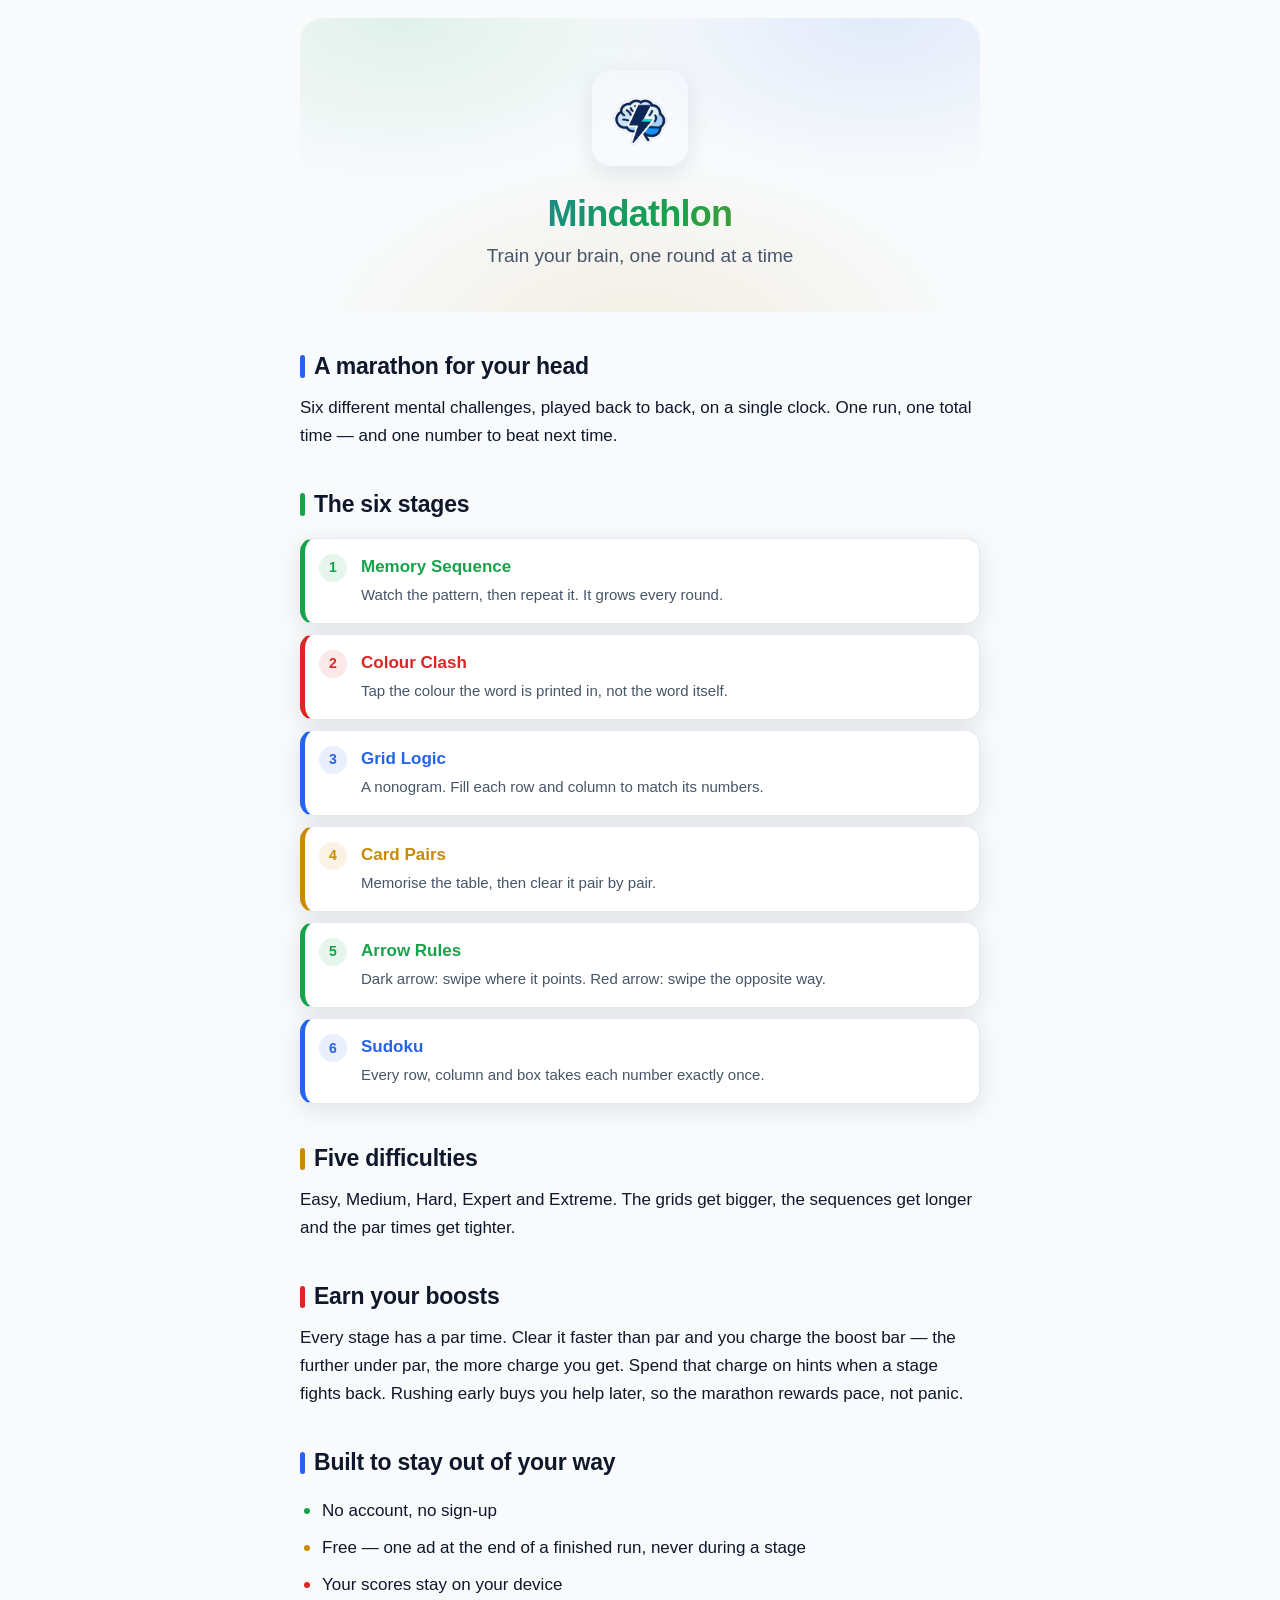
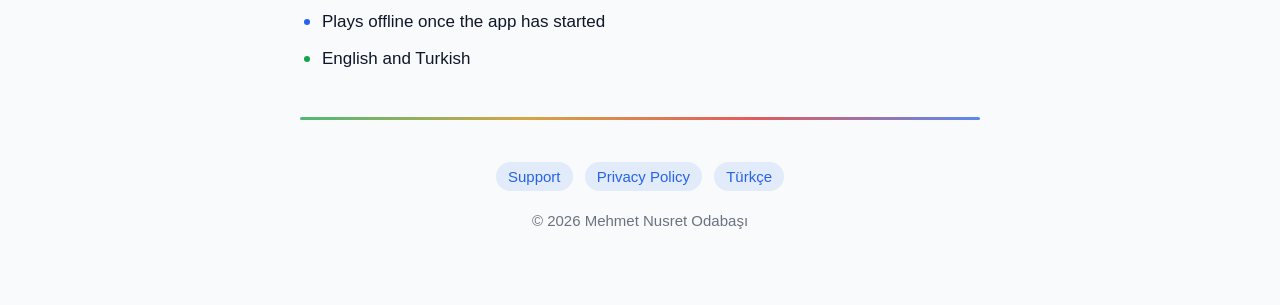
<file: index.html>
<!DOCTYPE html>
<html lang="en">
<head>
<meta charset="utf-8">
<meta name="viewport" content="width=device-width, initial-scale=1">
<title>Mindathlon — Six brain games, one race</title>
<meta name="description" content="Mindathlon is a brain marathon: six mental challenges played back to back on a single clock. Free, no account, your scores stay on your device.">
<link rel="icon" href="assets/logo.png">
<link rel="stylesheet" href="assets/style.css">
<link rel="alternate" hreflang="en" href="https://nodabasi.github.io/mindathlon/">
<link rel="alternate" hreflang="tr" href="https://nodabasi.github.io/mindathlon/tr/">
</head>
<body>
<div class="wrap">

<header>
  <img src="assets/logo.png" alt="Mindathlon">
  <h1>Mindathlon</h1>
  <p class="tagline">Train your brain, one round at a time</p>
</header>

<h2>A marathon for your head</h2>
<p>Six different mental challenges, played back to back, on a single clock. One run,
one total time — and one number to beat next time.</p>

<h2>The six stages</h2>
<ul class="games">
  <li><b>Memory Sequence</b><span>Watch the pattern, then repeat it. It grows every round.</span></li>
  <li><b>Colour Clash</b><span>Tap the colour the word is printed in, not the word itself.</span></li>
  <li><b>Grid Logic</b><span>A nonogram. Fill each row and column to match its numbers.</span></li>
  <li><b>Card Pairs</b><span>Memorise the table, then clear it pair by pair.</span></li>
  <li><b>Arrow Rules</b><span>Dark arrow: swipe where it points. Red arrow: swipe the opposite way.</span></li>
  <li><b>Sudoku</b><span>Every row, column and box takes each number exactly once.</span></li>
</ul>

<h2>Five difficulties</h2>
<p>Easy, Medium, Hard, Expert and Extreme. The grids get bigger, the sequences get
longer and the par times get tighter.</p>

<h2>Earn your boosts</h2>
<p>Every stage has a par time. Clear it faster than par and you charge the boost bar —
the further under par, the more charge you get. Spend that charge on hints when a stage
fights back. Rushing early buys you help later, so the marathon rewards pace, not panic.</p>

<h2>Built to stay out of your way</h2>
<ul class="plain">
  <li>No account, no sign-up</li>
  <li>Free — one ad at the end of a finished run, never during a stage</li>
  <li>Your scores stay on your device</li>
  <li>Plays offline once the app has started</li>
  <li>English and Turkish</li>
</ul>

<hr>
<footer>
  <a href="support/">Support</a>
  <a href="privacy/">Privacy Policy</a>
  <a href="tr/" hreflang="tr">Türkçe</a>
  <div class="copyright">© 2026 Mehmet Nusret Odabaşı</div>
</footer>

</div>
</body>
</html>
</file>
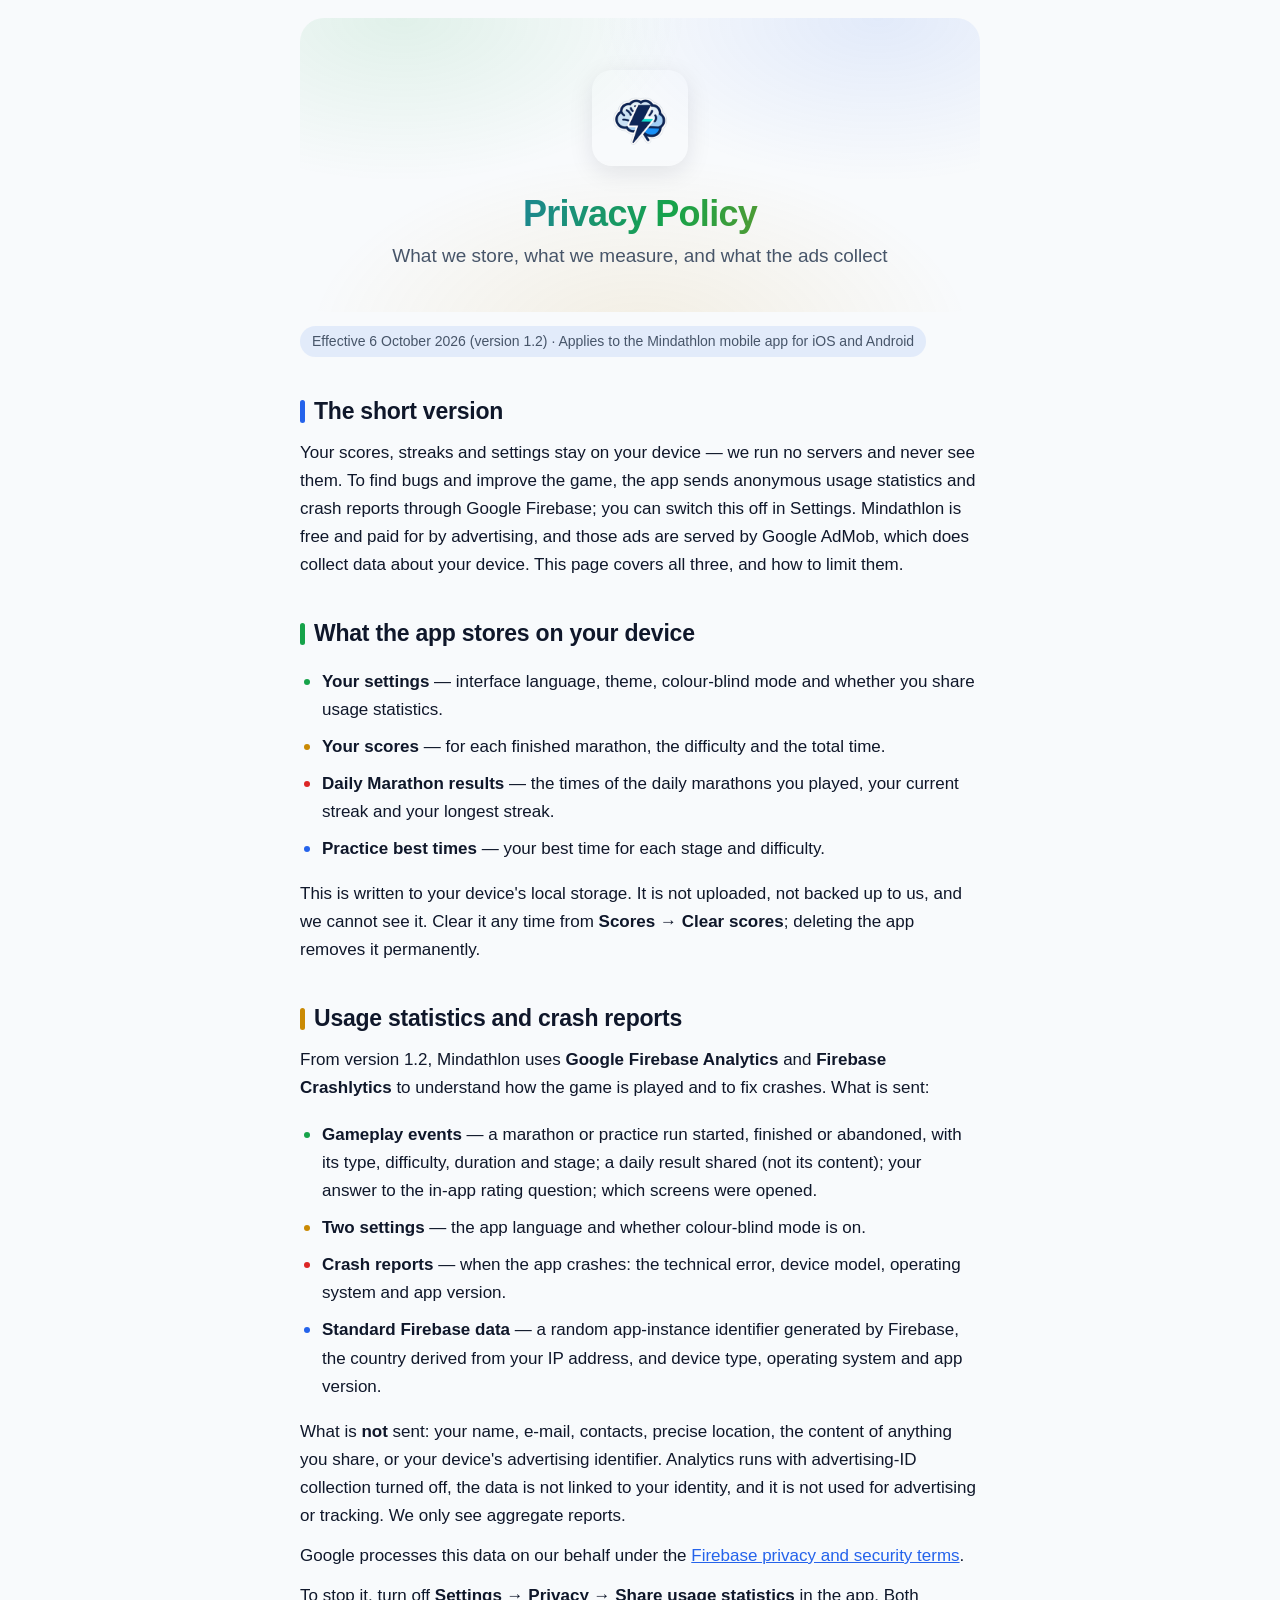
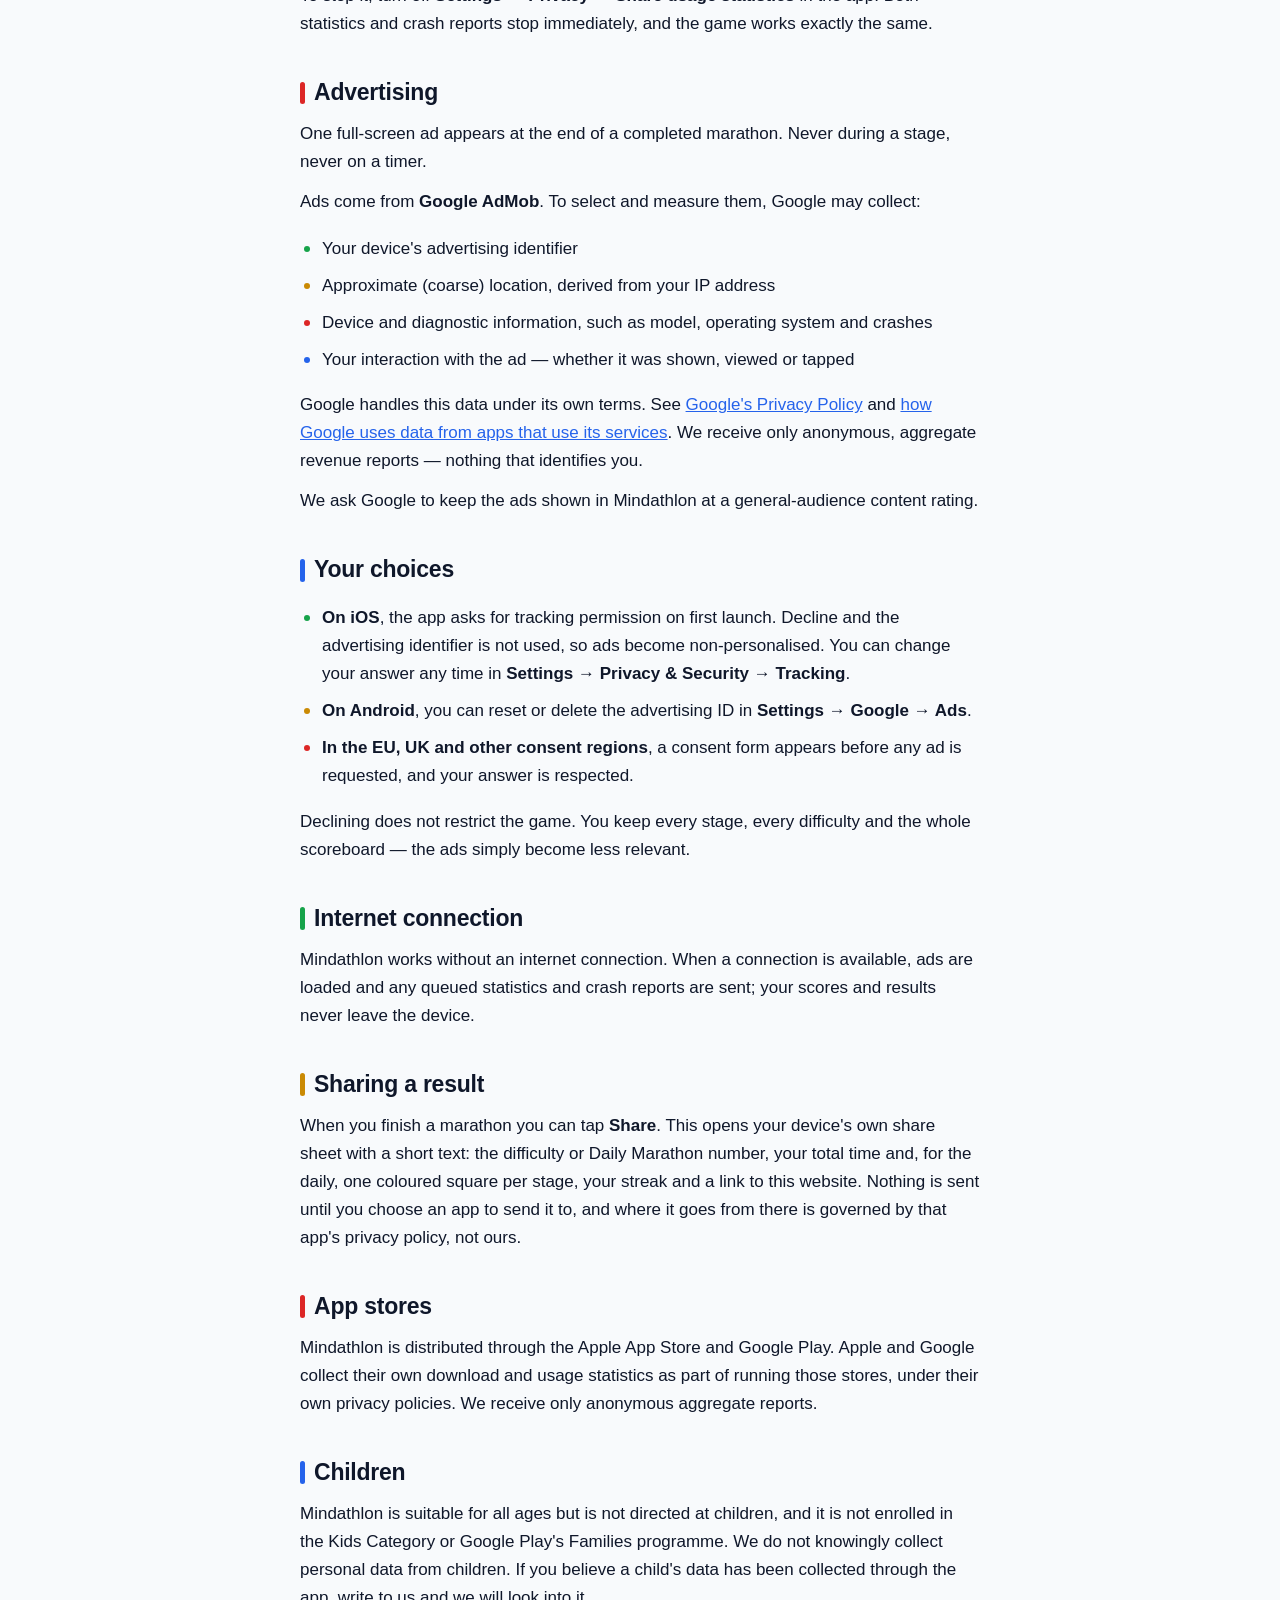
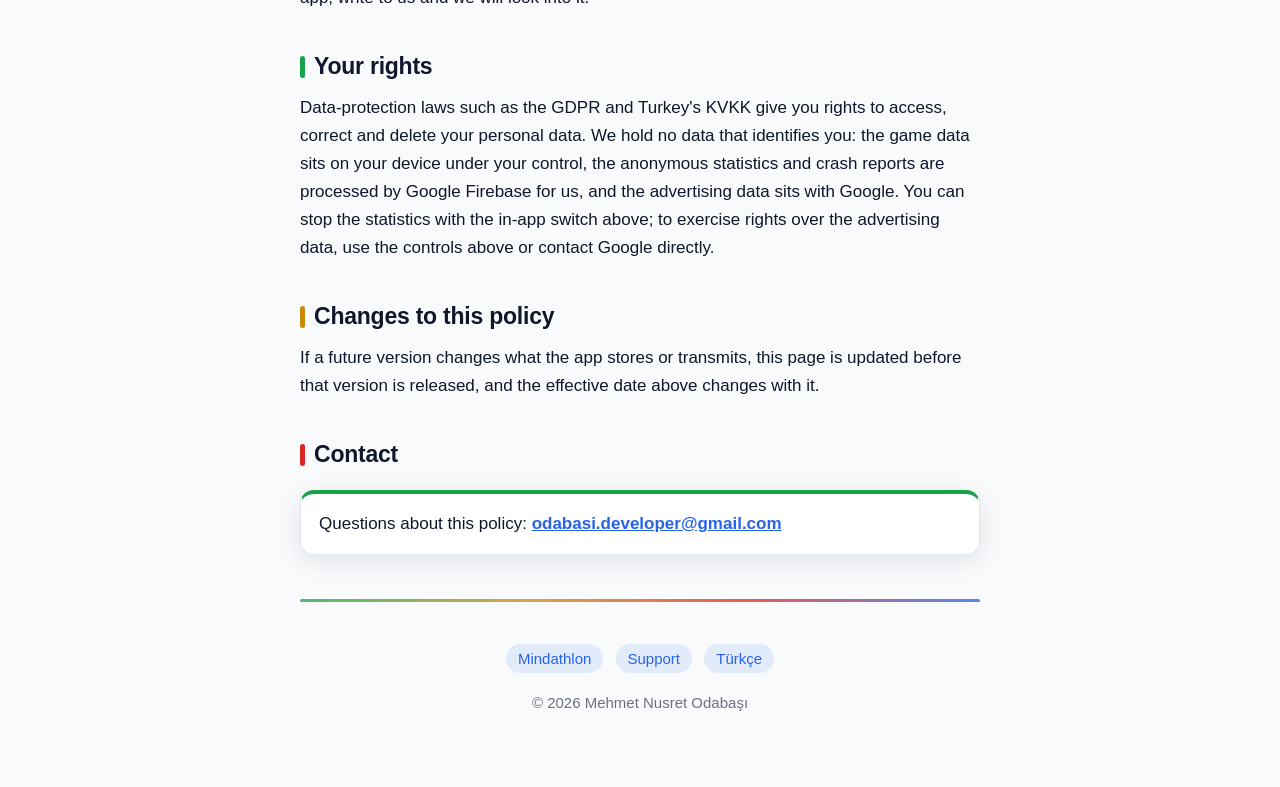
<file: privacy/index.html>
<!DOCTYPE html>
<html lang="en">
<head>
<meta charset="utf-8">
<meta name="viewport" content="width=device-width, initial-scale=1">
<title>Mindathlon — Privacy Policy</title>
<meta name="description" content="What Mindathlon stores on your device, the anonymous statistics and crash reports it sends, what Google AdMob collects to show ads, and how to control it.">
<link rel="icon" href="../assets/logo.png">
<link rel="stylesheet" href="../assets/style.css">
<link rel="alternate" hreflang="en" href="https://nodabasi.github.io/mindathlon/privacy/">
<link rel="alternate" hreflang="tr" href="https://nodabasi.github.io/mindathlon/tr/privacy/">
</head>
<body>
<div class="wrap">

<header>
  <img src="../assets/logo.png" alt="Mindathlon">
  <h1>Privacy Policy</h1>
  <p class="tagline">What we store, what we measure, and what the ads collect</p>
</header>

<p class="meta">Effective 6 October 2026 (version 1.2) · Applies to the Mindathlon mobile app for
iOS and Android</p>

<h2>The short version</h2>
<p>Your scores, streaks and settings stay on your device — we run no servers and never
see them. To find bugs and improve the game, the app sends anonymous usage statistics
and crash reports through Google Firebase; you can switch this off in Settings.
Mindathlon is free and paid for by advertising, and those ads are served by Google
AdMob, which does collect data about your device. This page covers all three, and how
to limit them.</p>

<h2>What the app stores on your device</h2>
<ul class="plain">
  <li><b>Your settings</b> — interface language, theme, colour-blind mode and whether
  you share usage statistics.</li>
  <li><b>Your scores</b> — for each finished marathon, the difficulty and the total time.</li>
  <li><b>Daily Marathon results</b> — the times of the daily marathons you played, your
  current streak and your longest streak.</li>
  <li><b>Practice best times</b> — your best time for each stage and difficulty.</li>
</ul>
<p>This is written to your device's local storage. It is not uploaded, not backed up to
us, and we cannot see it. Clear it any time from <b>Scores → Clear scores</b>; deleting
the app removes it permanently.</p>

<h2>Usage statistics and crash reports</h2>
<p>From version 1.2, Mindathlon uses <b>Google Firebase Analytics</b> and
<b>Firebase Crashlytics</b> to understand how the game is played and to fix crashes.
What is sent:</p>
<ul class="plain">
  <li><b>Gameplay events</b> — a marathon or practice run started, finished or
  abandoned, with its type, difficulty, duration and stage; a daily result shared (not
  its content); your answer to the in-app rating question; which screens were opened.</li>
  <li><b>Two settings</b> — the app language and whether colour-blind mode is on.</li>
  <li><b>Crash reports</b> — when the app crashes: the technical error, device model,
  operating system and app version.</li>
  <li><b>Standard Firebase data</b> — a random app-instance identifier generated by
  Firebase, the country derived from your IP address, and device type, operating system
  and app version.</li>
</ul>
<p>What is <b>not</b> sent: your name, e-mail, contacts, precise location, the content of
anything you share, or your device's advertising identifier. Analytics runs with
advertising-ID collection turned off, the data is not linked to your identity, and it is
not used for advertising or tracking. We only see aggregate reports.</p>
<p>Google processes this data on our behalf under the
<a href="https://firebase.google.com/support/privacy">Firebase privacy and security
terms</a>.</p>
<p>To stop it, turn off <b>Settings → Privacy → Share usage statistics</b> in the app.
Both statistics and crash reports stop immediately, and the game works exactly the
same.</p>

<h2>Advertising</h2>
<p>One full-screen ad appears at the end of a completed marathon. Never during a stage,
never on a timer.</p>
<p>Ads come from <b>Google AdMob</b>. To select and measure them, Google may collect:</p>
<ul class="plain">
  <li>Your device's advertising identifier</li>
  <li>Approximate (coarse) location, derived from your IP address</li>
  <li>Device and diagnostic information, such as model, operating system and crashes</li>
  <li>Your interaction with the ad — whether it was shown, viewed or tapped</li>
</ul>
<p>Google handles this data under its own terms. See
<a href="https://policies.google.com/privacy">Google's Privacy Policy</a> and
<a href="https://business.safety.google/adsservices/">how Google uses data from apps that
use its services</a>. We receive only anonymous, aggregate revenue reports — nothing that
identifies you.</p>
<p>We ask Google to keep the ads shown in Mindathlon at a general-audience content
rating.</p>

<h2>Your choices</h2>
<ul class="plain">
  <li><b>On iOS</b>, the app asks for tracking permission on first launch. Decline and the
  advertising identifier is not used, so ads become non-personalised. You can change your
  answer any time in <b>Settings → Privacy &amp; Security → Tracking</b>.</li>
  <li><b>On Android</b>, you can reset or delete the advertising ID in
  <b>Settings → Google → Ads</b>.</li>
  <li><b>In the EU, UK and other consent regions</b>, a consent form appears before any ad
  is requested, and your answer is respected.</li>
</ul>
<p>Declining does not restrict the game. You keep every stage, every difficulty and the
whole scoreboard — the ads simply become less relevant.</p>

<h2>Internet connection</h2>
<p>Mindathlon works without an internet connection. When a connection is available, ads
are loaded and any queued statistics and crash reports are sent; your scores and
results never leave the device.</p>

<h2>Sharing a result</h2>
<p>When you finish a marathon you can tap <b>Share</b>. This opens your device's own
share sheet with a short text: the difficulty or Daily Marathon number, your total time
and, for the daily, one coloured square per stage, your streak and a link to this
website.
Nothing is sent until you choose an app to send it to, and where it goes from there is
governed by that app's privacy policy, not ours.</p>

<h2>App stores</h2>
<p>Mindathlon is distributed through the Apple App Store and Google Play. Apple and
Google collect their own download and usage statistics as part of running those stores,
under their own privacy policies. We receive only anonymous aggregate reports.</p>

<h2>Children</h2>
<p>Mindathlon is suitable for all ages but is not directed at children, and it is not
enrolled in the Kids Category or Google Play's Families programme. We do not knowingly
collect personal data from children. If you believe a child's data has been collected
through the app, write to us and we will look into it.</p>

<h2>Your rights</h2>
<p>Data-protection laws such as the GDPR and Turkey's KVKK give you rights to access,
correct and delete your personal data. We hold no data that identifies you: the game data sits on your
device under your control, the anonymous statistics and crash reports are processed by
Google Firebase for us, and the advertising data sits with Google. You can stop the
statistics with the in-app switch above; to exercise rights over the advertising data,
use the controls above or contact Google directly.</p>

<h2>Changes to this policy</h2>
<p>If a future version changes what the app stores or transmits, this page is updated
before that version is released, and the effective date above changes with it.</p>

<h2>Contact</h2>
<div class="contact">
  <p>Questions about this policy:
  <a href="mailto:odabasi.developer@gmail.com">odabasi.developer@gmail.com</a></p>
</div>

<hr>
<footer>
  <a href="../">Mindathlon</a>
  <a href="../support/">Support</a>
  <a href="../tr/privacy/" hreflang="tr">Türkçe</a>
  <div class="copyright">© 2026 Mehmet Nusret Odabaşı</div>
</footer>

</div>
</body>
</html>
</file>
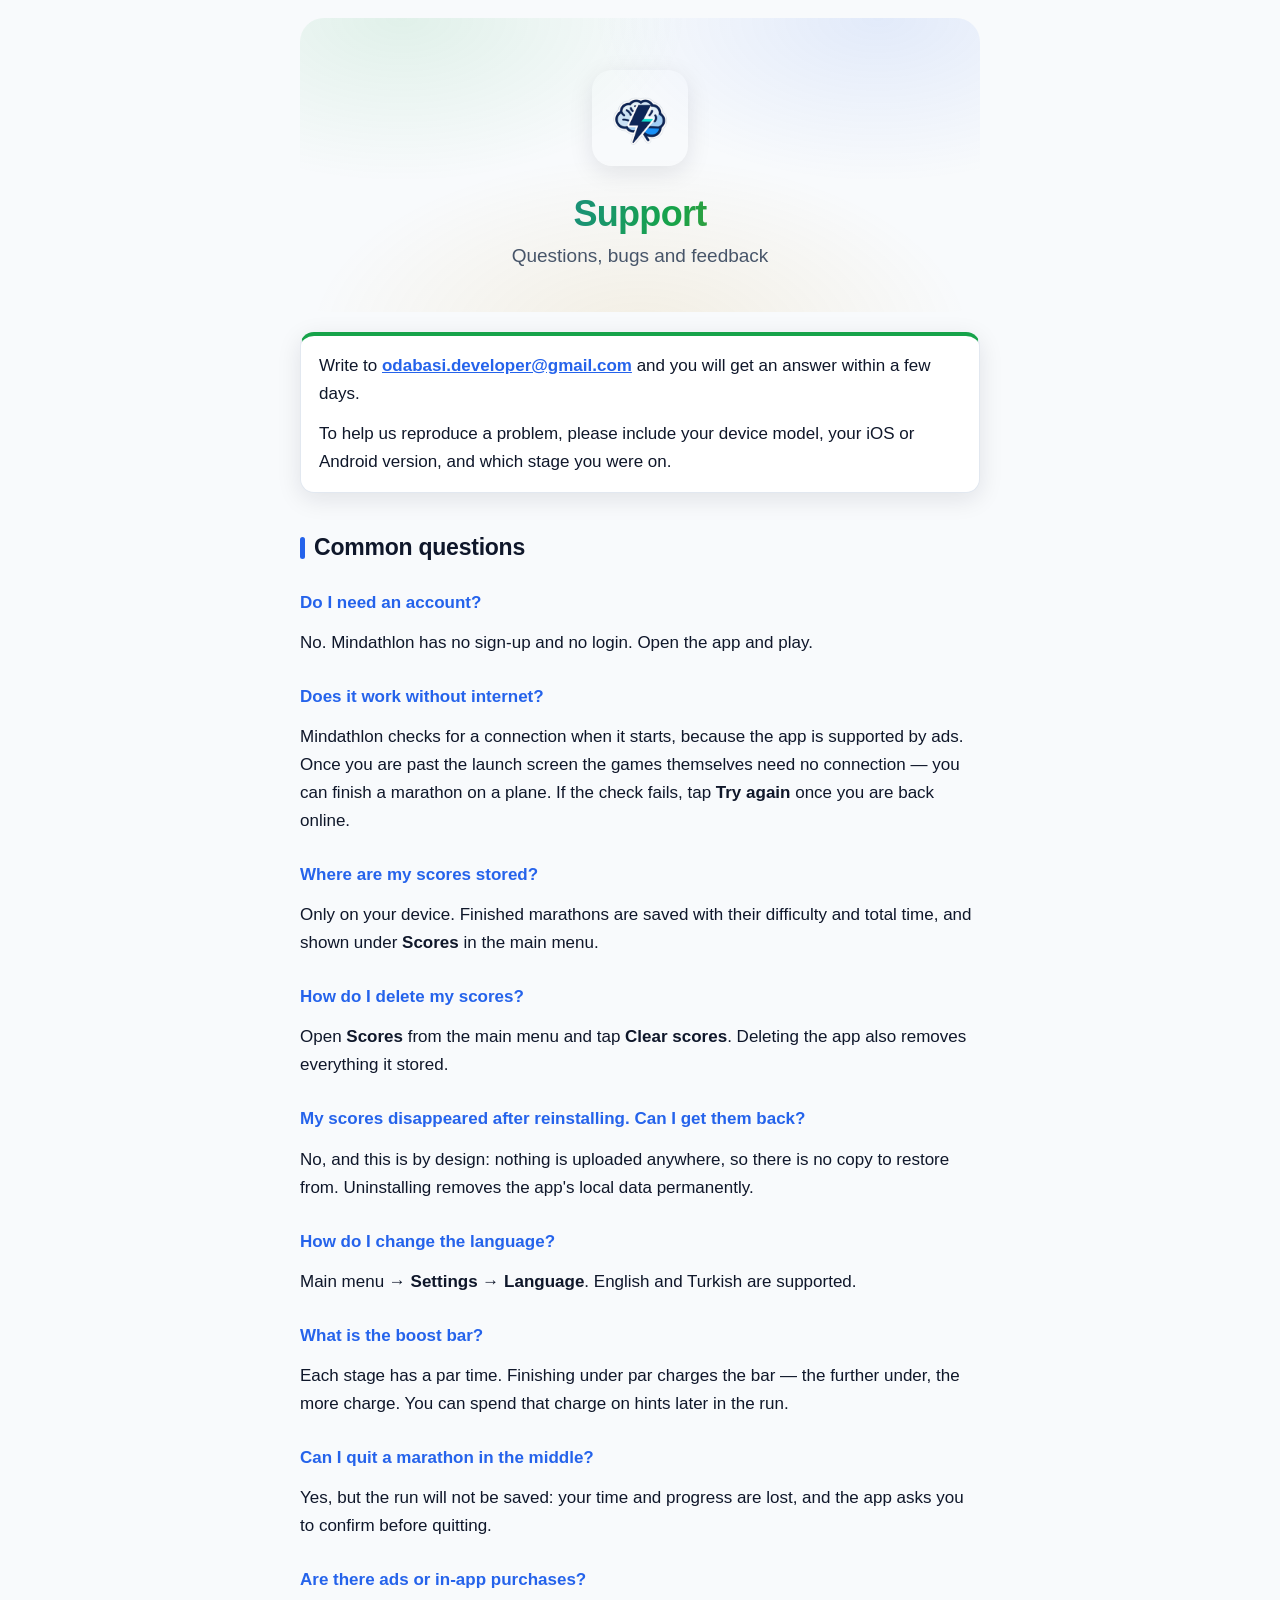
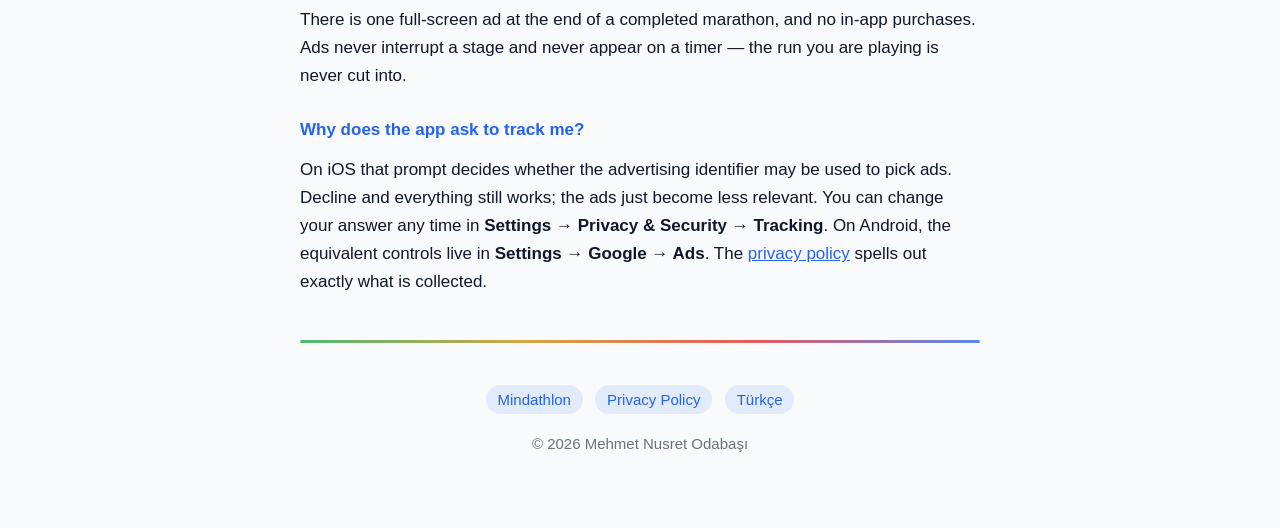
<file: support/index.html>
<!DOCTYPE html>
<html lang="en">
<head>
<meta charset="utf-8">
<meta name="viewport" content="width=device-width, initial-scale=1">
<title>Mindathlon — Support</title>
<meta name="description" content="Help and contact for Mindathlon.">
<link rel="icon" href="../assets/logo.png">
<link rel="stylesheet" href="../assets/style.css">
<link rel="alternate" hreflang="en" href="https://nodabasi.github.io/mindathlon/support/">
<link rel="alternate" hreflang="tr" href="https://nodabasi.github.io/mindathlon/tr/support/">
</head>
<body>
<div class="wrap">

<header>
  <img src="../assets/logo.png" alt="Mindathlon">
  <h1>Support</h1>
  <p class="tagline">Questions, bugs and feedback</p>
</header>

<div class="contact">
  <p>Write to <a href="mailto:odabasi.developer@gmail.com">odabasi.developer@gmail.com</a>
  and you will get an answer within a few days.</p>
  <p>To help us reproduce a problem, please include your device model, your iOS or
  Android version, and which stage you were on.</p>
</div>

<h2>Common questions</h2>

<h3>Do I need an account?</h3>
<p>No. Mindathlon has no sign-up and no login. Open the app and play.</p>

<h3>Does it work without internet?</h3>
<p>Mindathlon checks for a connection when it starts, because the app is supported by
ads. Once you are past the launch screen the games themselves need no connection — you
can finish a marathon on a plane. If the check fails, tap <b>Try again</b> once you are
back online.</p>

<h3>Where are my scores stored?</h3>
<p>Only on your device. Finished marathons are saved with their difficulty and total
time, and shown under <b>Scores</b> in the main menu.</p>

<h3>How do I delete my scores?</h3>
<p>Open <b>Scores</b> from the main menu and tap <b>Clear scores</b>. Deleting the app
also removes everything it stored.</p>

<h3>My scores disappeared after reinstalling. Can I get them back?</h3>
<p>No, and this is by design: nothing is uploaded anywhere, so there is no copy to
restore from. Uninstalling removes the app's local data permanently.</p>

<h3>How do I change the language?</h3>
<p>Main menu → <b>Settings</b> → <b>Language</b>. English and Turkish are supported.</p>

<h3>What is the boost bar?</h3>
<p>Each stage has a par time. Finishing under par charges the bar — the further under,
the more charge. You can spend that charge on hints later in the run.</p>

<h3>Can I quit a marathon in the middle?</h3>
<p>Yes, but the run will not be saved: your time and progress are lost, and the app
asks you to confirm before quitting.</p>

<h3>Are there ads or in-app purchases?</h3>
<p>There is one full-screen ad at the end of a completed marathon, and no in-app
purchases. Ads never interrupt a stage and never appear on a timer — the run you are
playing is never cut into.</p>

<h3>Why does the app ask to track me?</h3>
<p>On iOS that prompt decides whether the advertising identifier may be used to pick
ads. Decline and everything still works; the ads just become less relevant. You can
change your answer any time in <b>Settings → Privacy &amp; Security → Tracking</b>. On
Android, the equivalent controls live in <b>Settings → Google → Ads</b>. The
<a href="../privacy/">privacy policy</a> spells out exactly what is collected.</p>

<hr>
<footer>
  <a href="../">Mindathlon</a>
  <a href="../privacy/">Privacy Policy</a>
  <a href="../tr/support/" hreflang="tr">Türkçe</a>
  <div class="copyright">© 2026 Mehmet Nusret Odabaşı</div>
</footer>

</div>
</body>
</html>
</file>
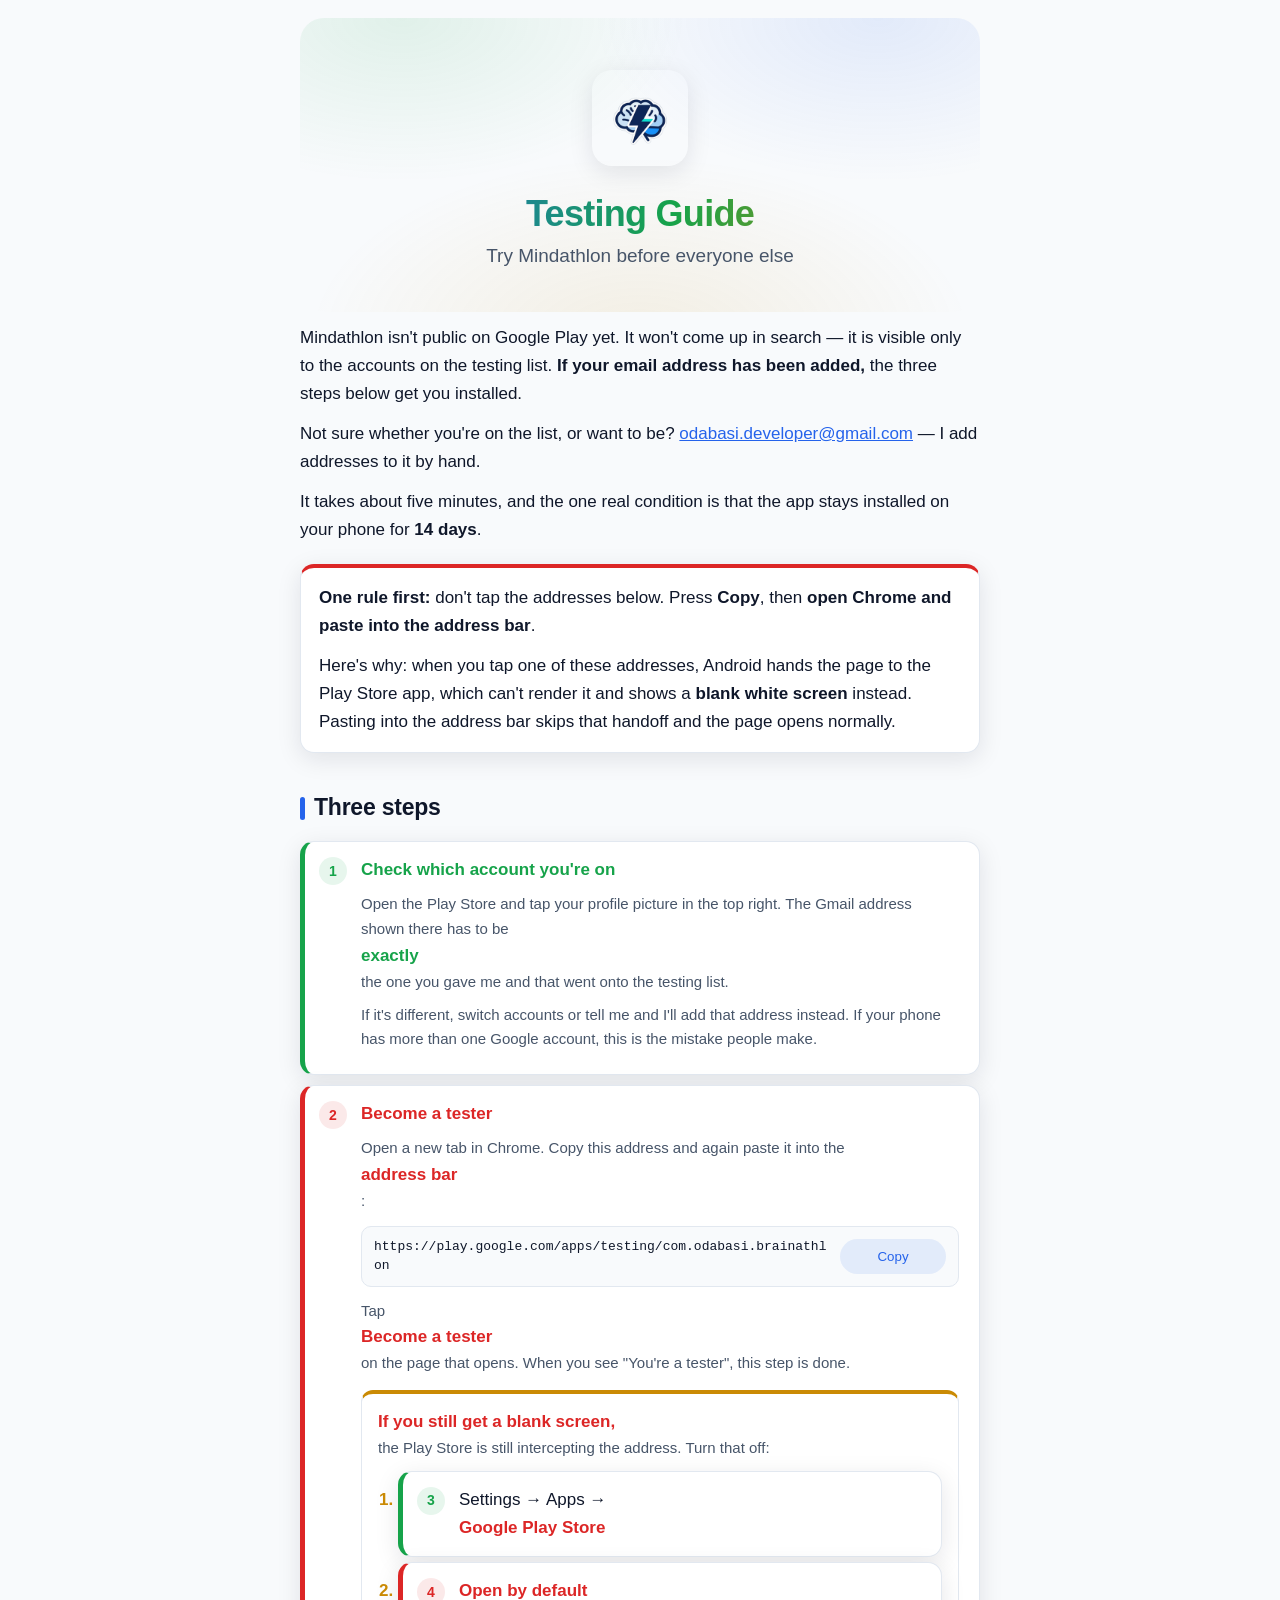
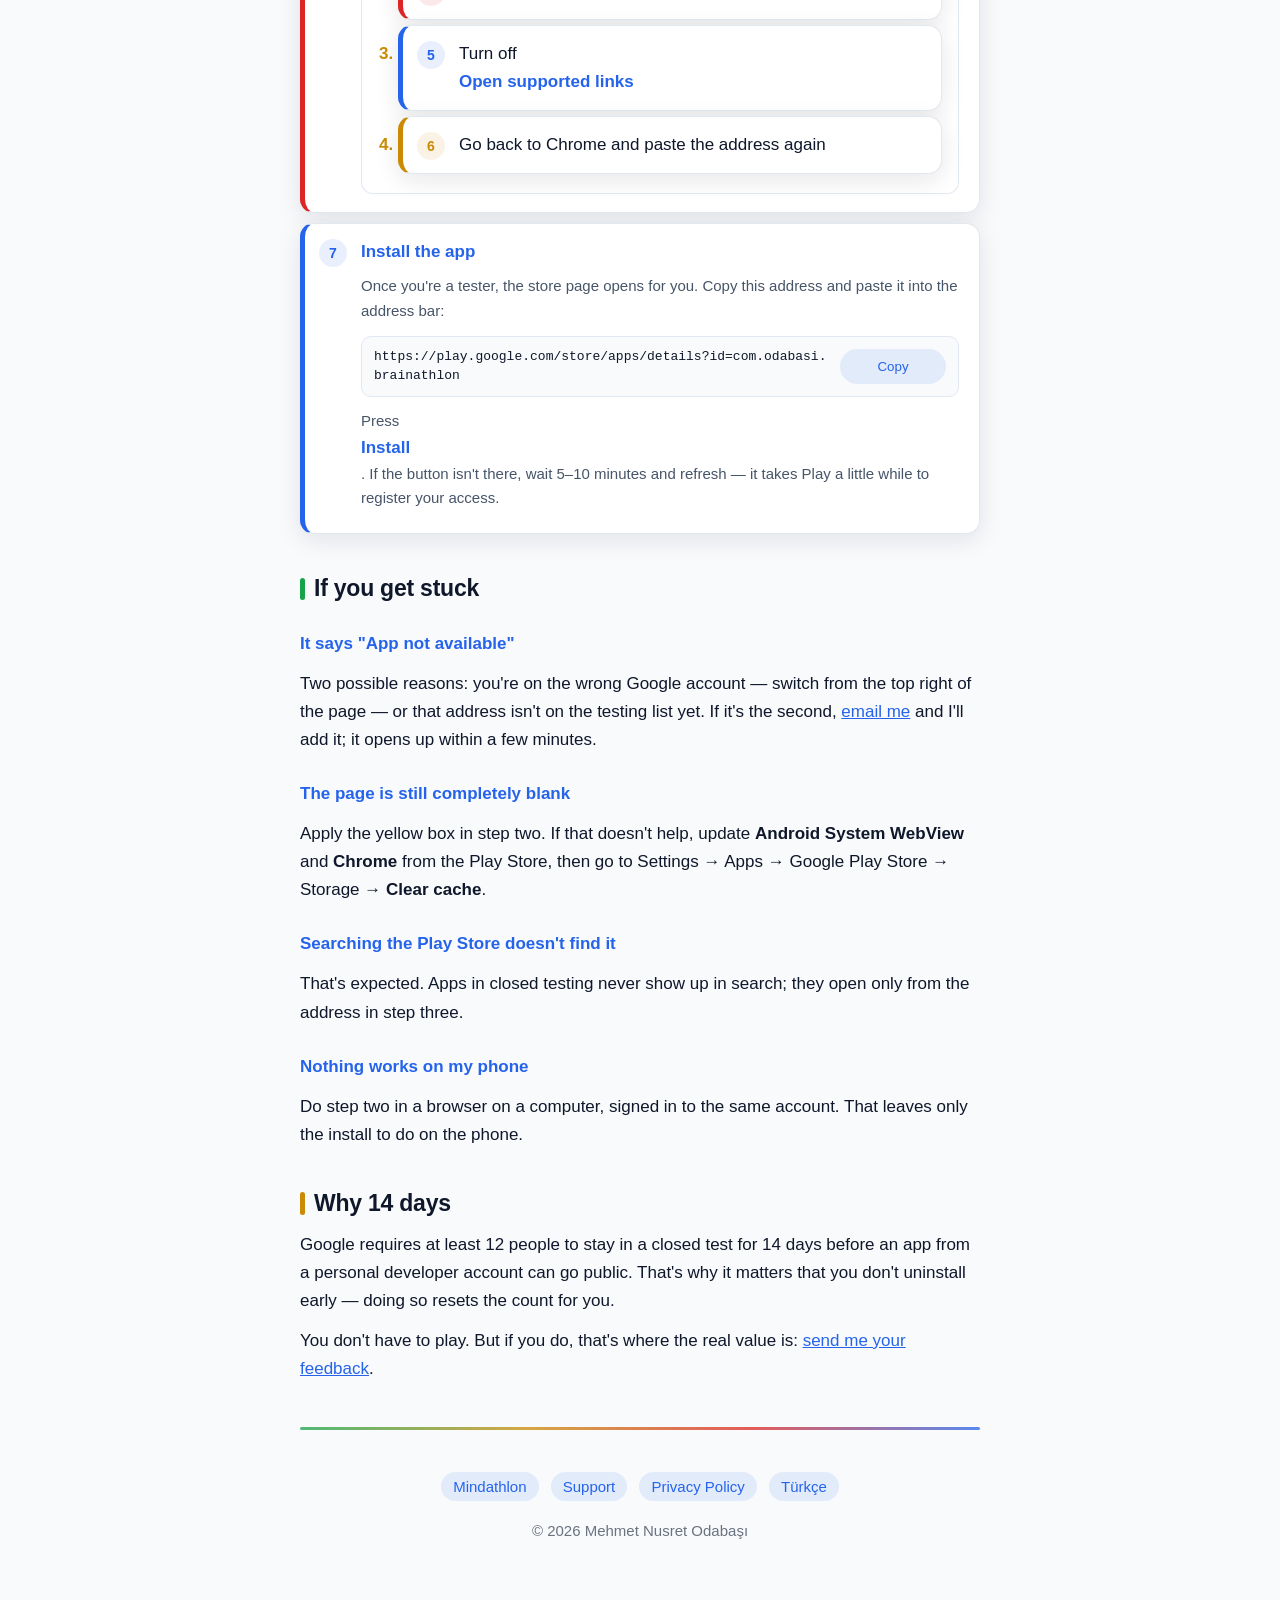
<file: test/index.html>
<!DOCTYPE html>
<html lang="en">
<head>
<meta charset="utf-8">
<meta name="viewport" content="width=device-width, initial-scale=1">
<title>Mindathlon — Testing Guide</title>
<meta name="description" content="Three steps to join the Mindathlon closed test: check your account, become a tester, install the app.">
<link rel="icon" href="../assets/logo.png">
<link rel="stylesheet" href="../assets/style.css">
<link rel="alternate" hreflang="en" href="https://nodabasi.github.io/mindathlon/test/">
<link rel="alternate" hreflang="tr" href="https://nodabasi.github.io/mindathlon/tr/test/">
<style>
/* Page-specific: copyable address rows and the warning box.
   Colours and card treatment come from the shared stylesheet. */

.copybox {
  display: flex;
  flex-wrap: wrap;
  align-items: center;
  gap: 10px;
  margin: 12px 0;
  padding: 10px 12px;
  background: var(--ground);
  border: 1px solid var(--line);
  border-radius: 10px;
}

.copybox code {
  flex: 1 1 210px;
  font-family: ui-monospace, SFMono-Regular, Menlo, Consolas, monospace;
  font-size: 13px;
  line-height: 1.5;
  color: var(--ink);
  word-break: break-all;
  user-select: all;
}

.copybtn {
  flex: 0 0 auto;
  min-width: 106px;
  padding: 9px 14px;
  border: 1px solid transparent;
  border-radius: 999px;
  background: var(--blue-tint);
  color: var(--blue);
  font: 600 14px/1.2 inherit;
  cursor: pointer;
}

.copybtn:hover { border-color: var(--blue); }
.copybtn:focus-visible { outline: 2px solid var(--blue); outline-offset: 2px; }
.copybtn[data-done="1"] { background: var(--green-tint); color: var(--green); }

.notebox {
  margin: 20px 0;
  padding: 16px 18px;
  background: var(--card);
  border: 1px solid var(--line);
  border-top: 4px solid var(--red);
  border-radius: 14px;
  box-shadow: var(--shadow);
}

.warnbox {
  margin: 14px 0 4px;
  padding: 14px 16px;
  background: var(--card);
  border: 1px solid var(--line);
  border-top: 4px solid var(--yellow);
  border-radius: 12px;
}

.notebox p:first-child,
.warnbox p:first-child { margin-top: 0; }

.notebox p:last-child,
.warnbox ol:last-child { margin-bottom: 0; }

.warnbox ol { margin: 10px 0 0; padding-left: 20px; }
.warnbox ol li { margin: 5px 0; }
.warnbox ol li::marker { color: var(--yellow); font-weight: 700; }

/* Body copy inside a step card, after its title */
.games p { margin: 8px 0; font-size: 15px; color: var(--ink-soft); }
.games p b, .games p strong { color: var(--ink); }
</style>
</head>
<body>
<div class="wrap">

<header>
  <img src="../assets/logo.png" alt="Mindathlon">
  <h1>Testing Guide</h1>
  <p class="tagline">Try Mindathlon before everyone else</p>
</header>

<p>Mindathlon isn't public on Google Play yet. It won't come up in search — it is visible
only to the accounts on the testing list. <b>If your email address has been added,</b> the
three steps below get you installed.</p>

<p>Not sure whether you're on the list, or want to be?
<a href="mailto:odabasi.developer@gmail.com">odabasi.developer@gmail.com</a> — I add
addresses to it by hand.</p>

<p>It takes about five minutes, and the one real condition is that the app stays
installed on your phone for <b>14 days</b>.</p>

<div class="notebox">
  <p><b>One rule first:</b> don't tap the addresses below. Press <b>Copy</b>, then
  <b>open Chrome and paste into the address bar</b>.</p>
  <p>Here's why: when you tap one of these addresses, Android hands the page to the Play
  Store app, which can't render it and shows a <b>blank white screen</b> instead. Pasting
  into the address bar skips that handoff and the page opens normally.</p>
</div>

<h2>Three steps</h2>

<ul class="games">

  <li>
    <b>Check which account you're on</b>
    <p>Open the Play Store and tap your profile picture in the top right. The Gmail
    address shown there has to be <b>exactly</b> the one you gave me and that went onto
    the testing list.</p>
    <p>If it's different, switch accounts or tell me and I'll add that address instead. If
    your phone has more than one Google account, this is the mistake people make.</p>
  </li>

  <li>
    <b>Become a tester</b>
    <p>Open a new tab in Chrome. Copy this address and again paste it into the
    <b>address bar</b>:</p>
    <div class="copybox">
      <code id="url-optin">https://play.google.com/apps/testing/com.odabasi.brainathlon</code>
      <button class="copybtn" type="button" data-target="url-optin">Copy</button>
    </div>
    <p>Tap <b>Become a tester</b> on the page that opens. When you see "You're a tester",
    this step is done.</p>
    <div class="warnbox">
      <p><b>If you still get a blank screen,</b> the Play Store is still intercepting the
      address. Turn that off:</p>
      <ol>
        <li>Settings → Apps → <b>Google Play Store</b></li>
        <li><b>Open by default</b></li>
        <li>Turn off <b>Open supported links</b></li>
        <li>Go back to Chrome and paste the address again</li>
      </ol>
    </div>
  </li>

  <li>
    <b>Install the app</b>
    <p>Once you're a tester, the store page opens for you. Copy this address and paste it
    into the address bar:</p>
    <div class="copybox">
      <code id="url-store">https://play.google.com/store/apps/details?id=com.odabasi.brainathlon</code>
      <button class="copybtn" type="button" data-target="url-store">Copy</button>
    </div>
    <p>Press <b>Install</b>. If the button isn't there, wait 5–10 minutes and refresh —
    it takes Play a little while to register your access.</p>
  </li>

</ul>

<h2>If you get stuck</h2>

<h3>It says "App not available"</h3>
<p>Two possible reasons: you're on the wrong Google account — switch from the top right of
the page — or that address isn't on the testing list yet. If it's the second,
<a href="mailto:odabasi.developer@gmail.com">email me</a> and I'll add it; it opens up
within a few minutes.</p>

<h3>The page is still completely blank</h3>
<p>Apply the yellow box in step two. If that doesn't help, update <b>Android System
WebView</b> and <b>Chrome</b> from the Play Store, then go to Settings → Apps → Google
Play Store → Storage → <b>Clear cache</b>.</p>

<h3>Searching the Play Store doesn't find it</h3>
<p>That's expected. Apps in closed testing never show up in search; they open only from
the address in step three.</p>

<h3>Nothing works on my phone</h3>
<p>Do step two in a browser on a computer, signed in to the same account. That leaves only
the install to do on the phone.</p>

<h2>Why 14 days</h2>
<p>Google requires at least 12 people to stay in a closed test for 14 days before an app
from a personal developer account can go public. That's why it matters that you don't
uninstall early — doing so resets the count for you.</p>

<p>You don't have to play. But if you do, that's where the real value is:
<a href="../support/">send me your feedback</a>.</p>

<hr>
<footer>
  <a href="../">Mindathlon</a>
  <a href="../support/">Support</a>
  <a href="../privacy/">Privacy Policy</a>
  <a href="../tr/test/" hreflang="tr">Türkçe</a>
  <div class="copyright">© 2026 Mehmet Nusret Odabaşı</div>
</footer>

</div>

<script>
document.querySelectorAll(".copybtn").forEach(function (btn) {
  btn.addEventListener("click", function () {
    var node = document.getElementById(btn.dataset.target);
    var text = node.textContent.trim();

    function done() {
      btn.textContent = "Copied";
      btn.dataset.done = "1";
      setTimeout(function () {
        btn.textContent = "Copy";
        btn.dataset.done = "0";
      }, 1800);
    }

    function selectFallback() {
      try {
        var range = document.createRange();
        range.selectNodeContents(node);
        var sel = window.getSelection();
        sel.removeAllRanges();
        sel.addRange(range);
        if (document.execCommand("copy")) { done(); return; }
      } catch (e) { /* text is selected, can be copied by hand */ }
      btn.textContent = "Copy by hand";
      setTimeout(function () { btn.textContent = "Copy"; }, 2400);
    }

    if (navigator.clipboard && navigator.clipboard.writeText) {
      navigator.clipboard.writeText(text).then(done, selectFallback);
    } else {
      selectFallback();
    }
  });
});
</script>

</body>
</html>
</file>
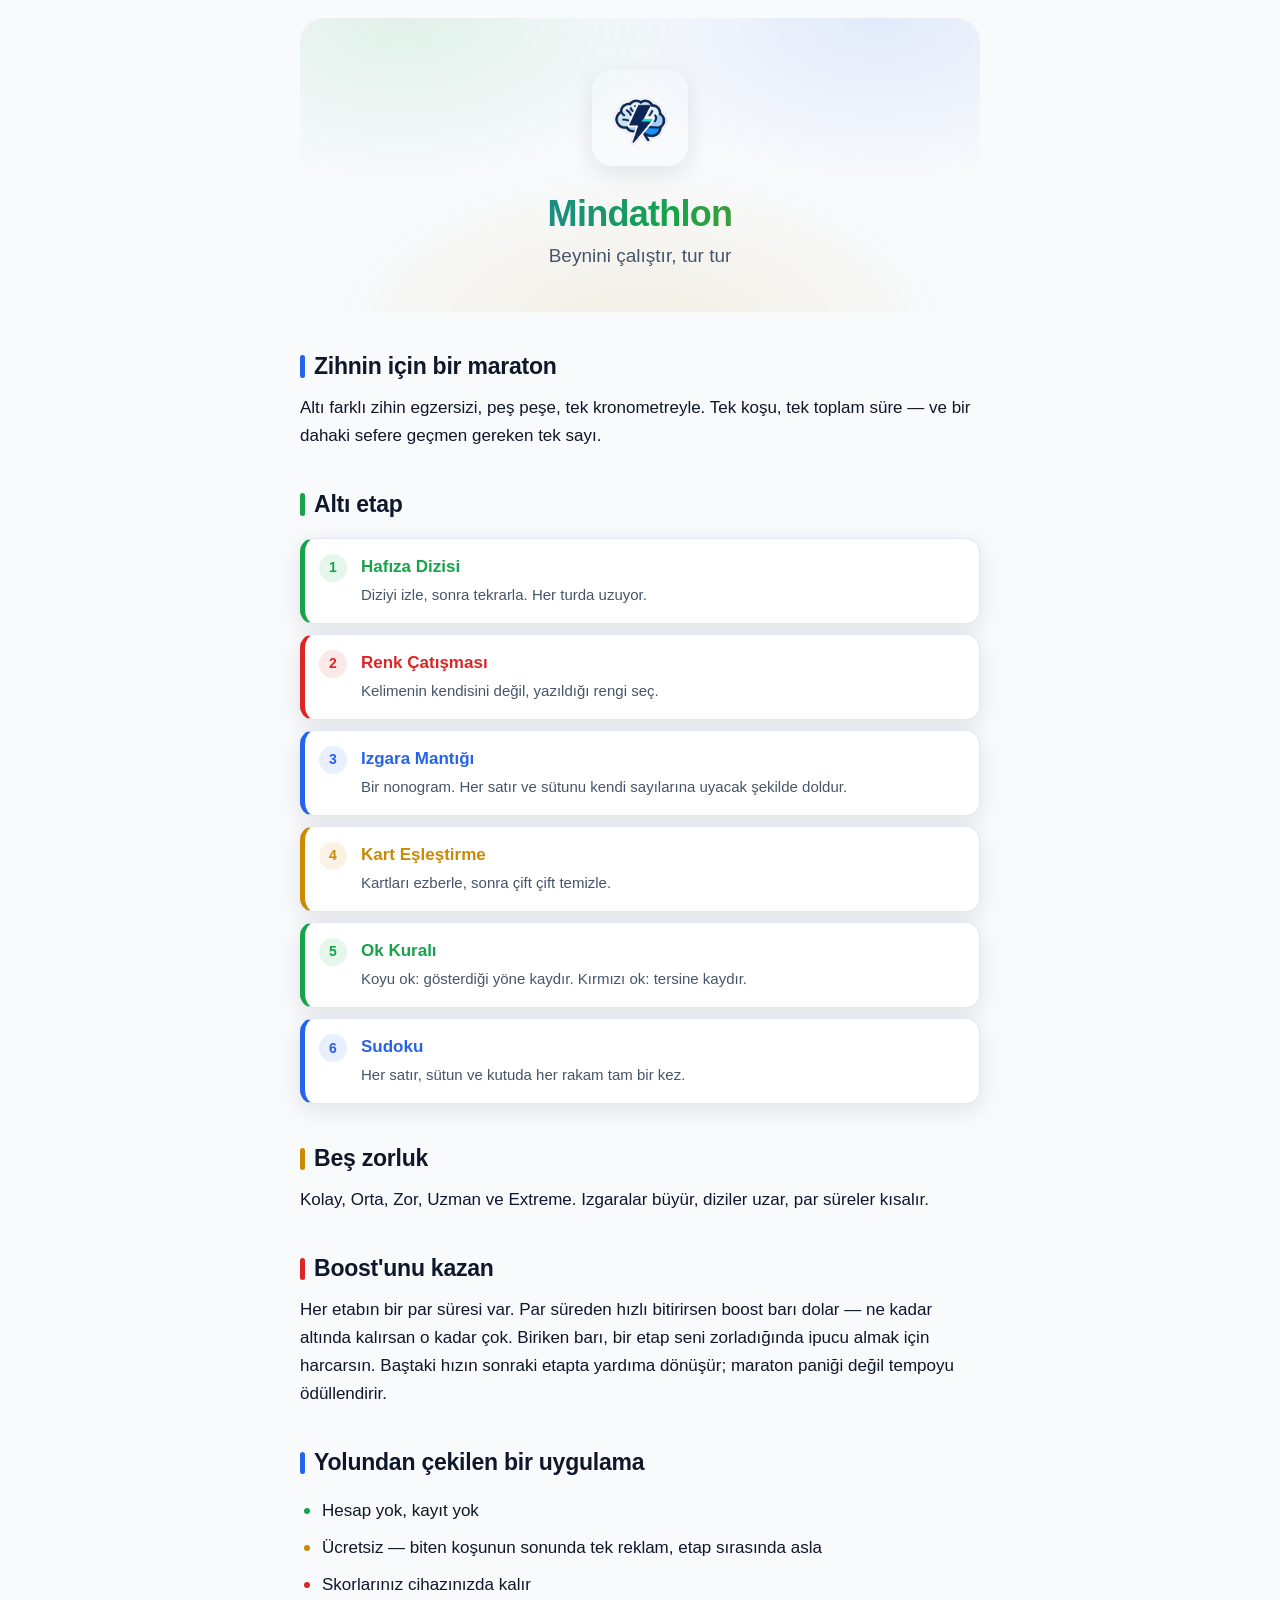
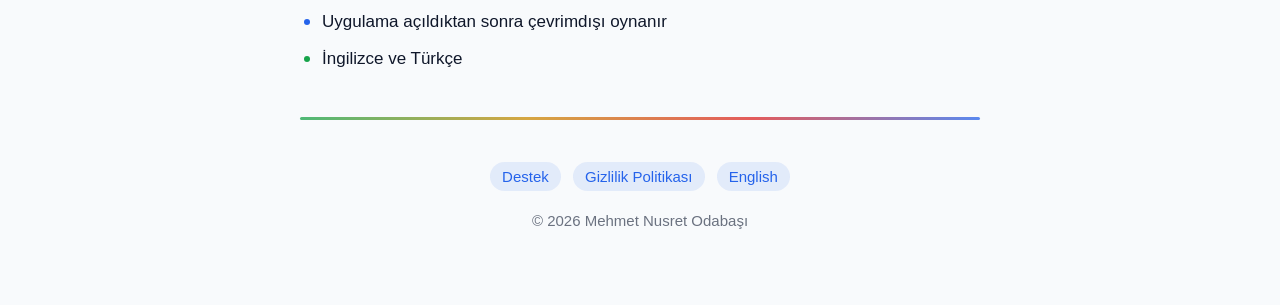
<file: tr/index.html>
<!DOCTYPE html>
<html lang="tr">
<head>
<meta charset="utf-8">
<meta name="viewport" content="width=device-width, initial-scale=1">
<title>Mindathlon — Altı beyin oyunu, tek koşu</title>
<meta name="description" content="Mindathlon bir beyin maratonu: altı zihin egzersizi, peş peşe, tek kronometreyle. Ücretsiz, hesap yok, skorlarınız cihazınızda kalır.">
<link rel="icon" href="../assets/logo.png">
<link rel="stylesheet" href="../assets/style.css">
<link rel="alternate" hreflang="en" href="https://nodabasi.github.io/mindathlon/">
<link rel="alternate" hreflang="tr" href="https://nodabasi.github.io/mindathlon/tr/">
</head>
<body>
<div class="wrap">

<header>
  <img src="../assets/logo.png" alt="Mindathlon">
  <h1>Mindathlon</h1>
  <p class="tagline">Beynini çalıştır, tur tur</p>
</header>

<h2>Zihnin için bir maraton</h2>
<p>Altı farklı zihin egzersizi, peş peşe, tek kronometreyle. Tek koşu, tek toplam süre —
ve bir dahaki sefere geçmen gereken tek sayı.</p>

<h2>Altı etap</h2>
<ul class="games">
  <li><b>Hafıza Dizisi</b><span>Diziyi izle, sonra tekrarla. Her turda uzuyor.</span></li>
  <li><b>Renk Çatışması</b><span>Kelimenin kendisini değil, yazıldığı rengi seç.</span></li>
  <li><b>Izgara Mantığı</b><span>Bir nonogram. Her satır ve sütunu kendi sayılarına uyacak şekilde doldur.</span></li>
  <li><b>Kart Eşleştirme</b><span>Kartları ezberle, sonra çift çift temizle.</span></li>
  <li><b>Ok Kuralı</b><span>Koyu ok: gösterdiği yöne kaydır. Kırmızı ok: tersine kaydır.</span></li>
  <li><b>Sudoku</b><span>Her satır, sütun ve kutuda her rakam tam bir kez.</span></li>
</ul>

<h2>Beş zorluk</h2>
<p>Kolay, Orta, Zor, Uzman ve Extreme. Izgaralar büyür, diziler uzar, par süreler
kısalır.</p>

<h2>Boost'unu kazan</h2>
<p>Her etabın bir par süresi var. Par süreden hızlı bitirirsen boost barı dolar — ne
kadar altında kalırsan o kadar çok. Biriken barı, bir etap seni zorladığında ipucu almak
için harcarsın. Baştaki hızın sonraki etapta yardıma dönüşür; maraton paniği değil
tempoyu ödüllendirir.</p>

<h2>Yolundan çekilen bir uygulama</h2>
<ul class="plain">
  <li>Hesap yok, kayıt yok</li>
  <li>Ücretsiz — biten koşunun sonunda tek reklam, etap sırasında asla</li>
  <li>Skorlarınız cihazınızda kalır</li>
  <li>Uygulama açıldıktan sonra çevrimdışı oynanır</li>
  <li>İngilizce ve Türkçe</li>
</ul>

<hr>
<footer>
  <a href="support/">Destek</a>
  <a href="privacy/">Gizlilik Politikası</a>
  <a href="../" hreflang="en">English</a>
  <div class="copyright">© 2026 Mehmet Nusret Odabaşı</div>
</footer>

</div>
</body>
</html>
</file>
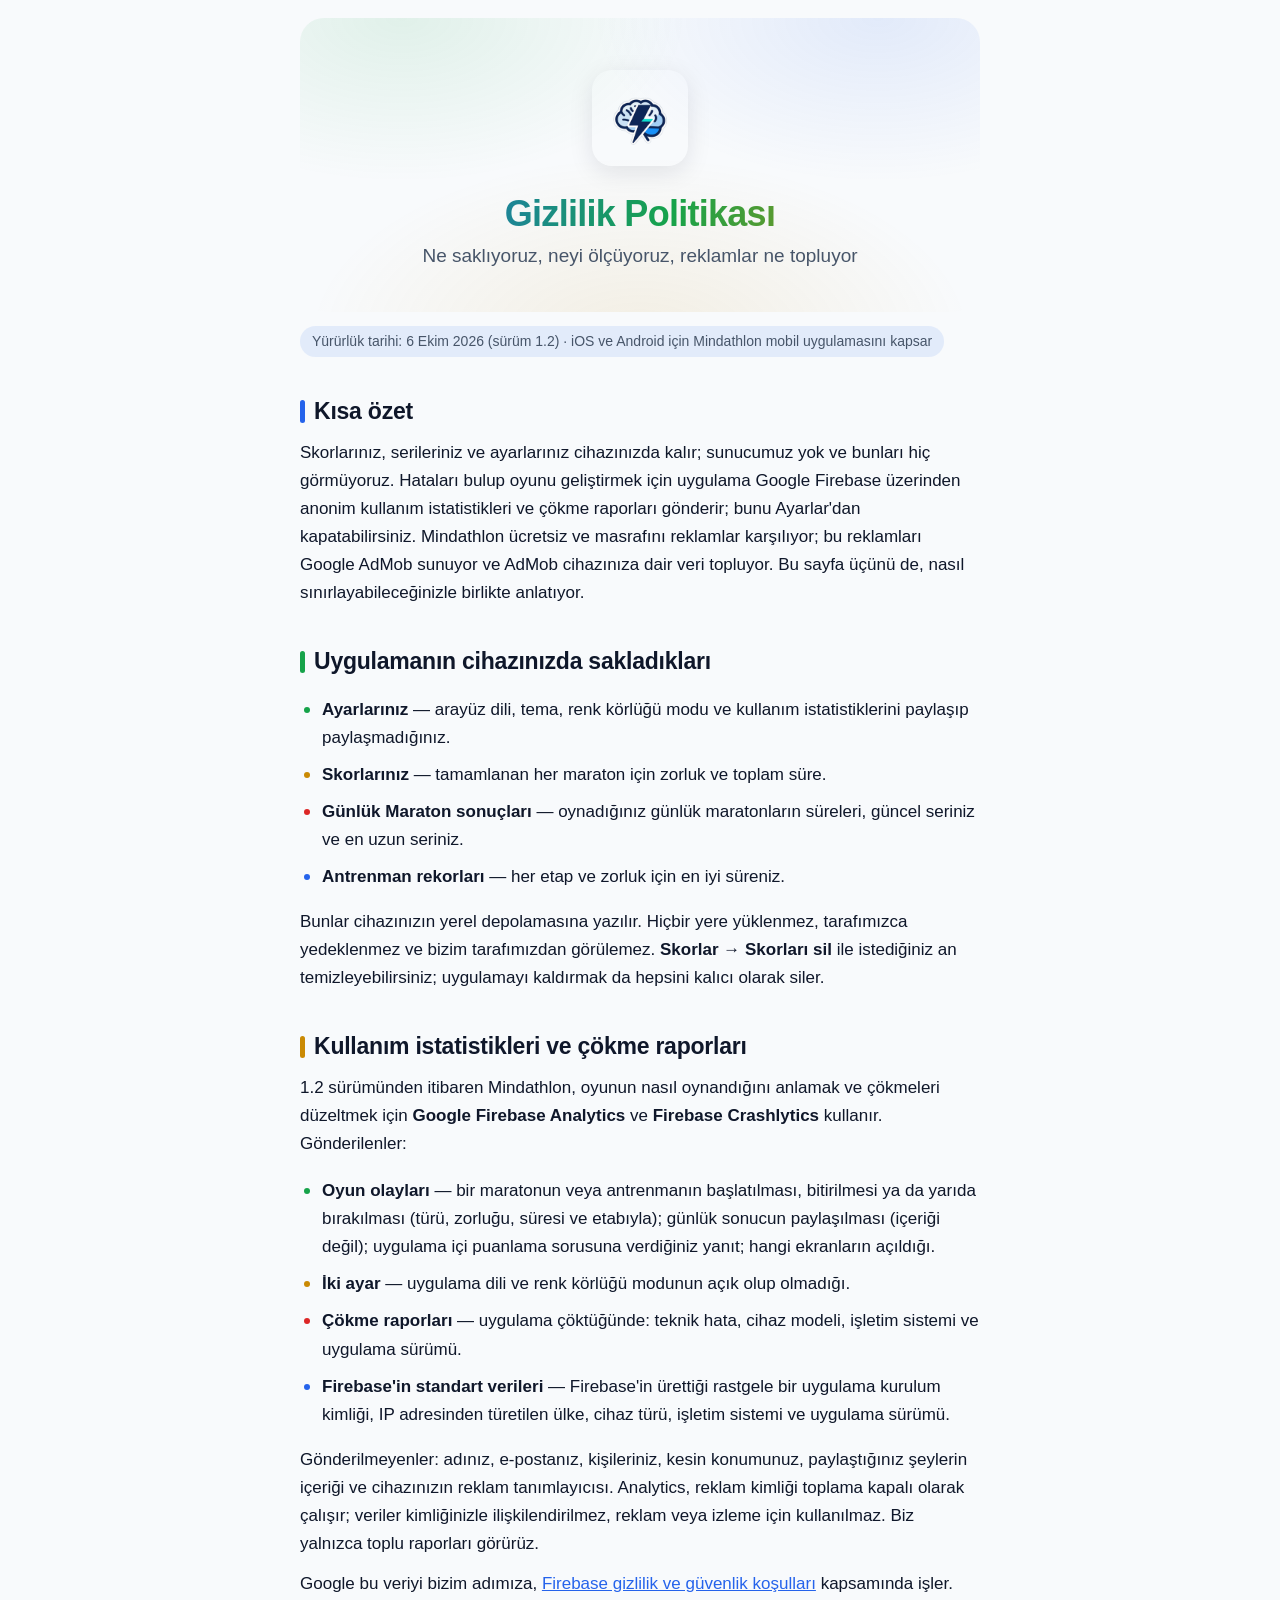
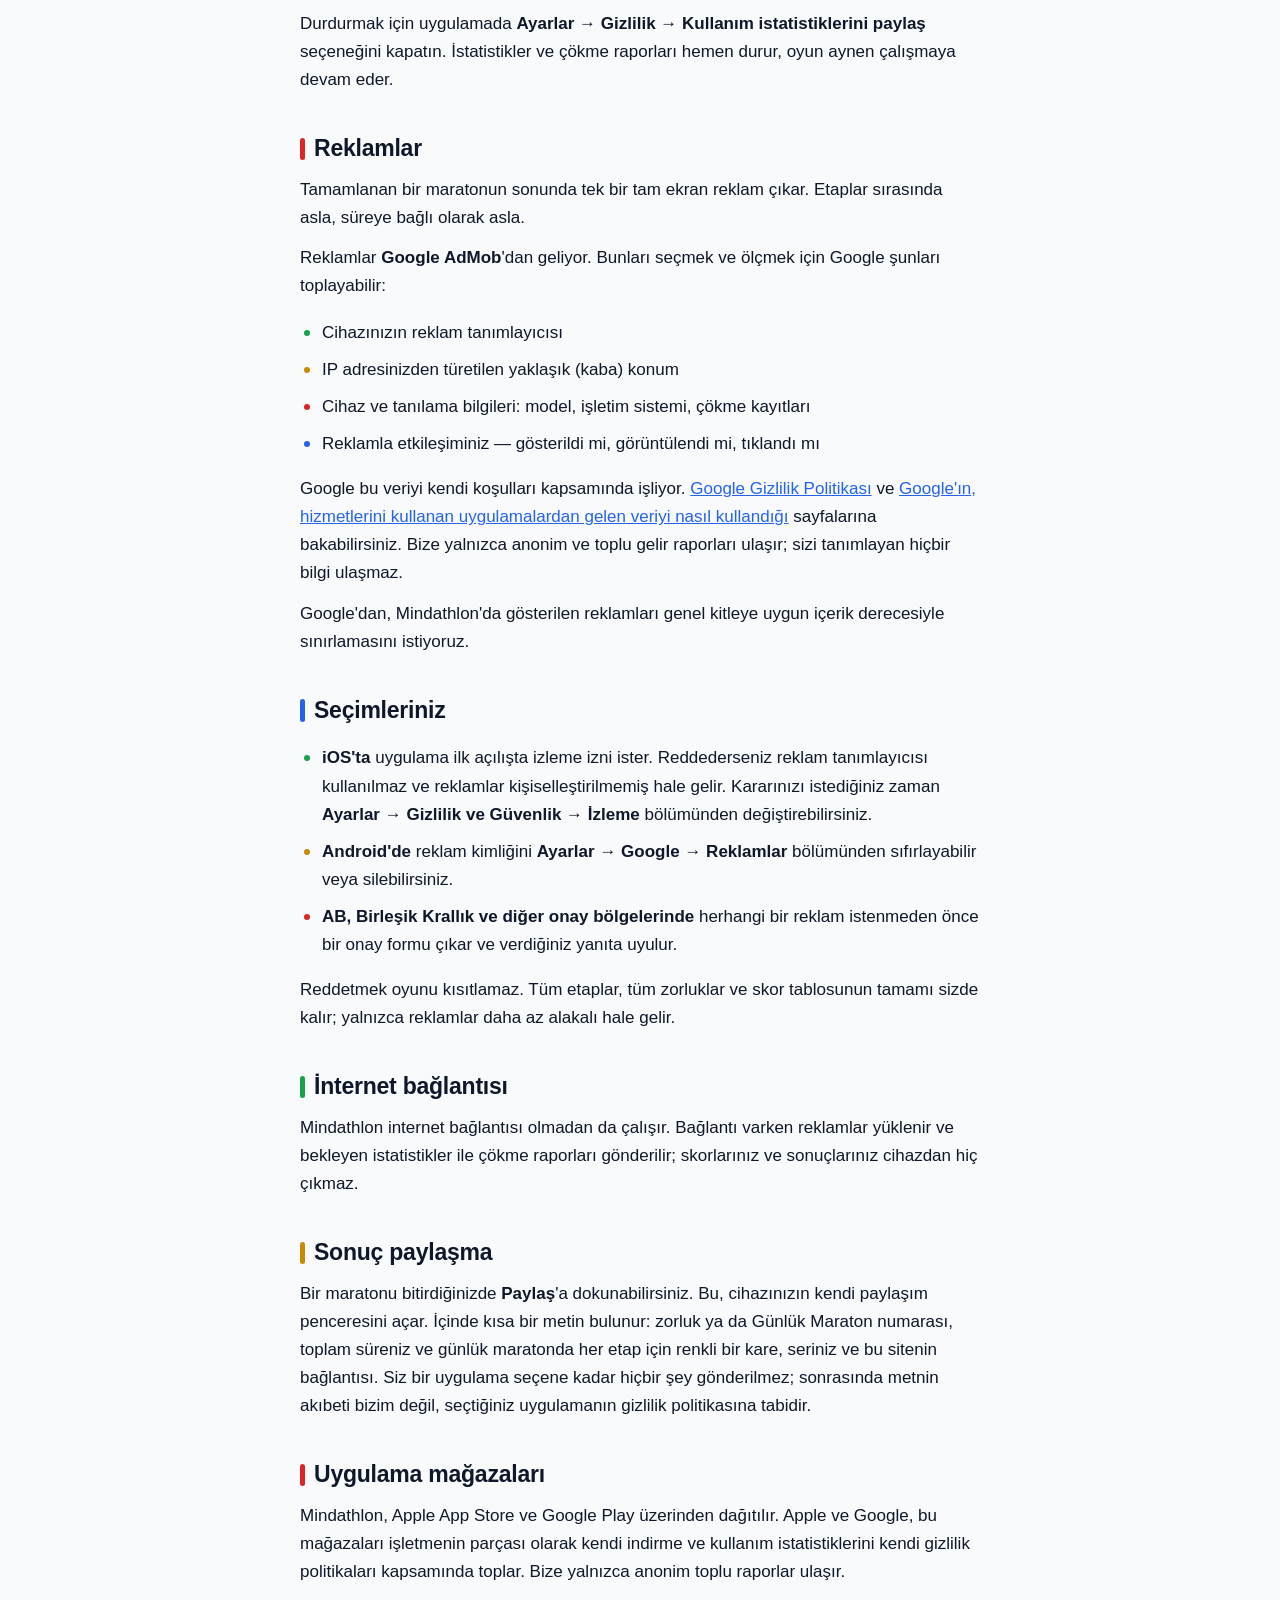
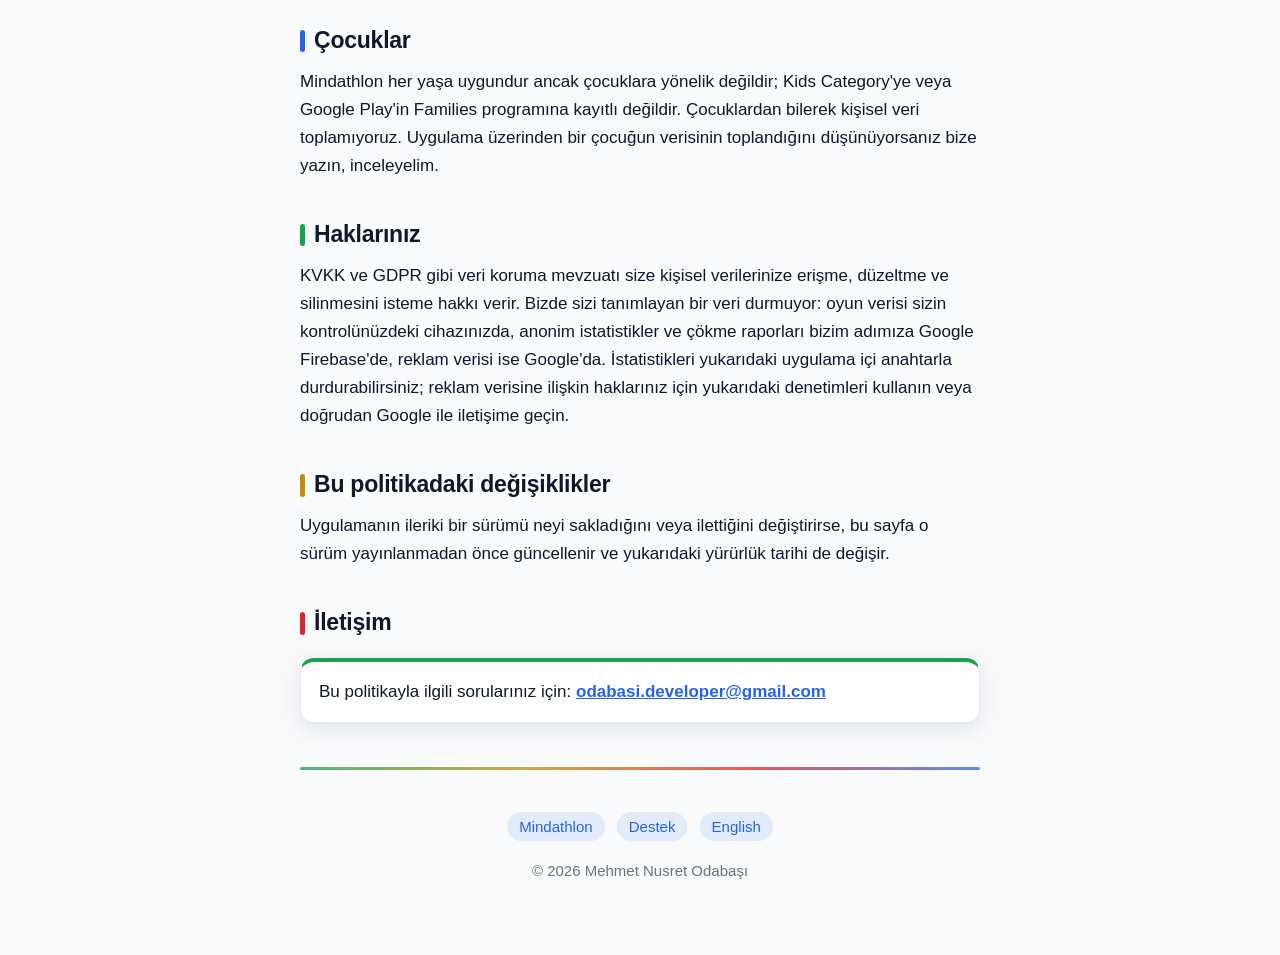
<file: tr/privacy/index.html>
<!DOCTYPE html>
<html lang="tr">
<head>
<meta charset="utf-8">
<meta name="viewport" content="width=device-width, initial-scale=1">
<title>Mindathlon — Gizlilik Politikası</title>
<meta name="description" content="Mindathlon'un cihazınızda sakladıkları, gönderdiği anonim istatistikler ve çökme raporları, reklamlar için Google AdMob'un topladıkları ve bunu nasıl sınırlayabileceğiniz.">
<link rel="icon" href="../../assets/logo.png">
<link rel="stylesheet" href="../../assets/style.css">
<link rel="alternate" hreflang="en" href="https://nodabasi.github.io/mindathlon/privacy/">
<link rel="alternate" hreflang="tr" href="https://nodabasi.github.io/mindathlon/tr/privacy/">
</head>
<body>
<div class="wrap">

<header>
  <img src="../../assets/logo.png" alt="Mindathlon">
  <h1>Gizlilik Politikası</h1>
  <p class="tagline">Ne saklıyoruz, neyi ölçüyoruz, reklamlar ne topluyor</p>
</header>

<p class="meta">Yürürlük tarihi: 6 Ekim 2026 (sürüm 1.2) · iOS ve Android için Mindathlon mobil
uygulamasını kapsar</p>

<h2>Kısa özet</h2>
<p>Skorlarınız, serileriniz ve ayarlarınız cihazınızda kalır; sunucumuz yok ve bunları
hiç görmüyoruz. Hataları bulup oyunu geliştirmek için uygulama Google Firebase üzerinden
anonim kullanım istatistikleri ve çökme raporları gönderir; bunu Ayarlar'dan
kapatabilirsiniz. Mindathlon ücretsiz ve masrafını reklamlar karşılıyor; bu reklamları
Google AdMob sunuyor ve AdMob cihazınıza dair veri topluyor. Bu sayfa üçünü de, nasıl
sınırlayabileceğinizle birlikte anlatıyor.</p>

<h2>Uygulamanın cihazınızda sakladıkları</h2>
<ul class="plain">
  <li><b>Ayarlarınız</b> — arayüz dili, tema, renk körlüğü modu ve kullanım
  istatistiklerini paylaşıp paylaşmadığınız.</li>
  <li><b>Skorlarınız</b> — tamamlanan her maraton için zorluk ve toplam süre.</li>
  <li><b>Günlük Maraton sonuçları</b> — oynadığınız günlük maratonların süreleri, güncel
  seriniz ve en uzun seriniz.</li>
  <li><b>Antrenman rekorları</b> — her etap ve zorluk için en iyi süreniz.</li>
</ul>
<p>Bunlar cihazınızın yerel depolamasına yazılır. Hiçbir yere yüklenmez, tarafımızca
yedeklenmez ve bizim tarafımızdan görülemez. <b>Skorlar → Skorları sil</b> ile istediğiniz
an temizleyebilirsiniz; uygulamayı kaldırmak da hepsini kalıcı olarak siler.</p>

<h2>Kullanım istatistikleri ve çökme raporları</h2>
<p>1.2 sürümünden itibaren Mindathlon, oyunun nasıl oynandığını anlamak ve çökmeleri
düzeltmek için <b>Google Firebase Analytics</b> ve <b>Firebase Crashlytics</b> kullanır.
Gönderilenler:</p>
<ul class="plain">
  <li><b>Oyun olayları</b> — bir maratonun veya antrenmanın başlatılması, bitirilmesi ya da
  yarıda bırakılması (türü, zorluğu, süresi ve etabıyla); günlük sonucun paylaşılması
  (içeriği değil); uygulama içi puanlama sorusuna verdiğiniz yanıt; hangi ekranların
  açıldığı.</li>
  <li><b>İki ayar</b> — uygulama dili ve renk körlüğü modunun açık olup olmadığı.</li>
  <li><b>Çökme raporları</b> — uygulama çöktüğünde: teknik hata, cihaz modeli, işletim
  sistemi ve uygulama sürümü.</li>
  <li><b>Firebase'in standart verileri</b> — Firebase'in ürettiği rastgele bir uygulama
  kurulum kimliği, IP adresinden türetilen ülke, cihaz türü, işletim sistemi ve uygulama
  sürümü.</li>
</ul>
<p>Gönderilmeyenler: adınız, e-postanız, kişileriniz, kesin konumunuz, paylaştığınız
şeylerin içeriği ve cihazınızın reklam tanımlayıcısı. Analytics, reklam kimliği toplama
kapalı olarak çalışır; veriler kimliğinizle ilişkilendirilmez, reklam veya izleme için
kullanılmaz. Biz yalnızca toplu raporları görürüz.</p>
<p>Google bu veriyi bizim adımıza,
<a href="https://firebase.google.com/support/privacy">Firebase gizlilik ve güvenlik
koşulları</a> kapsamında işler.</p>
<p>Durdurmak için uygulamada <b>Ayarlar → Gizlilik → Kullanım istatistiklerini paylaş</b>
seçeneğini kapatın. İstatistikler ve çökme raporları hemen durur, oyun aynen çalışmaya
devam eder.</p>

<h2>Reklamlar</h2>
<p>Tamamlanan bir maratonun sonunda tek bir tam ekran reklam çıkar. Etaplar sırasında
asla, süreye bağlı olarak asla.</p>
<p>Reklamlar <b>Google AdMob</b>'dan geliyor. Bunları seçmek ve ölçmek için Google şunları
toplayabilir:</p>
<ul class="plain">
  <li>Cihazınızın reklam tanımlayıcısı</li>
  <li>IP adresinizden türetilen yaklaşık (kaba) konum</li>
  <li>Cihaz ve tanılama bilgileri: model, işletim sistemi, çökme kayıtları</li>
  <li>Reklamla etkileşiminiz — gösterildi mi, görüntülendi mi, tıklandı mı</li>
</ul>
<p>Google bu veriyi kendi koşulları kapsamında işliyor.
<a href="https://policies.google.com/privacy">Google Gizlilik Politikası</a> ve
<a href="https://business.safety.google/adsservices/">Google'ın, hizmetlerini kullanan
uygulamalardan gelen veriyi nasıl kullandığı</a> sayfalarına bakabilirsiniz. Bize yalnızca
anonim ve toplu gelir raporları ulaşır; sizi tanımlayan hiçbir bilgi ulaşmaz.</p>
<p>Google'dan, Mindathlon'da gösterilen reklamları genel kitleye uygun içerik
derecesiyle sınırlamasını istiyoruz.</p>

<h2>Seçimleriniz</h2>
<ul class="plain">
  <li><b>iOS'ta</b> uygulama ilk açılışta izleme izni ister. Reddederseniz reklam
  tanımlayıcısı kullanılmaz ve reklamlar kişiselleştirilmemiş hale gelir. Kararınızı
  istediğiniz zaman <b>Ayarlar → Gizlilik ve Güvenlik → İzleme</b> bölümünden
  değiştirebilirsiniz.</li>
  <li><b>Android'de</b> reklam kimliğini <b>Ayarlar → Google → Reklamlar</b> bölümünden
  sıfırlayabilir veya silebilirsiniz.</li>
  <li><b>AB, Birleşik Krallık ve diğer onay bölgelerinde</b> herhangi bir reklam
  istenmeden önce bir onay formu çıkar ve verdiğiniz yanıta uyulur.</li>
</ul>
<p>Reddetmek oyunu kısıtlamaz. Tüm etaplar, tüm zorluklar ve skor tablosunun tamamı
sizde kalır; yalnızca reklamlar daha az alakalı hale gelir.</p>

<h2>İnternet bağlantısı</h2>
<p>Mindathlon internet bağlantısı olmadan da çalışır. Bağlantı varken reklamlar yüklenir
ve bekleyen istatistikler ile çökme raporları gönderilir; skorlarınız ve sonuçlarınız
cihazdan hiç çıkmaz.</p>

<h2>Sonuç paylaşma</h2>
<p>Bir maratonu bitirdiğinizde <b>Paylaş</b>'a dokunabilirsiniz. Bu, cihazınızın kendi
paylaşım penceresini açar. İçinde kısa bir metin bulunur: zorluk ya da Günlük Maraton
numarası, toplam süreniz ve günlük maratonda her etap için renkli bir kare, seriniz ve bu
sitenin bağlantısı. Siz bir uygulama seçene kadar hiçbir şey gönderilmez; sonrasında metnin akıbeti
bizim değil, seçtiğiniz uygulamanın gizlilik politikasına tabidir.</p>

<h2>Uygulama mağazaları</h2>
<p>Mindathlon, Apple App Store ve Google Play üzerinden dağıtılır. Apple ve Google, bu
mağazaları işletmenin parçası olarak kendi indirme ve kullanım istatistiklerini kendi
gizlilik politikaları kapsamında toplar. Bize yalnızca anonim toplu raporlar ulaşır.</p>

<h2>Çocuklar</h2>
<p>Mindathlon her yaşa uygundur ancak çocuklara yönelik değildir; Kids Category'ye veya
Google Play'in Families programına kayıtlı değildir. Çocuklardan bilerek kişisel veri
toplamıyoruz. Uygulama üzerinden bir çocuğun verisinin toplandığını düşünüyorsanız bize
yazın, inceleyelim.</p>

<h2>Haklarınız</h2>
<p>KVKK ve GDPR gibi veri koruma mevzuatı size kişisel verilerinize erişme, düzeltme ve
silinmesini isteme hakkı verir. Bizde sizi tanımlayan bir veri durmuyor: oyun verisi
sizin kontrolünüzdeki cihazınızda, anonim istatistikler ve çökme raporları bizim adımıza
Google Firebase'de, reklam verisi ise Google'da. İstatistikleri yukarıdaki uygulama içi
anahtarla durdurabilirsiniz; reklam verisine ilişkin haklarınız için yukarıdaki
denetimleri kullanın veya doğrudan Google ile iletişime geçin.</p>

<h2>Bu politikadaki değişiklikler</h2>
<p>Uygulamanın ileriki bir sürümü neyi sakladığını veya ilettiğini değiştirirse, bu sayfa
o sürüm yayınlanmadan önce güncellenir ve yukarıdaki yürürlük tarihi de değişir.</p>

<h2>İletişim</h2>
<div class="contact">
  <p>Bu politikayla ilgili sorularınız için:
  <a href="mailto:odabasi.developer@gmail.com">odabasi.developer@gmail.com</a></p>
</div>

<hr>
<footer>
  <a href="../">Mindathlon</a>
  <a href="../support/">Destek</a>
  <a href="../../privacy/" hreflang="en">English</a>
  <div class="copyright">© 2026 Mehmet Nusret Odabaşı</div>
</footer>

</div>
</body>
</html>
</file>
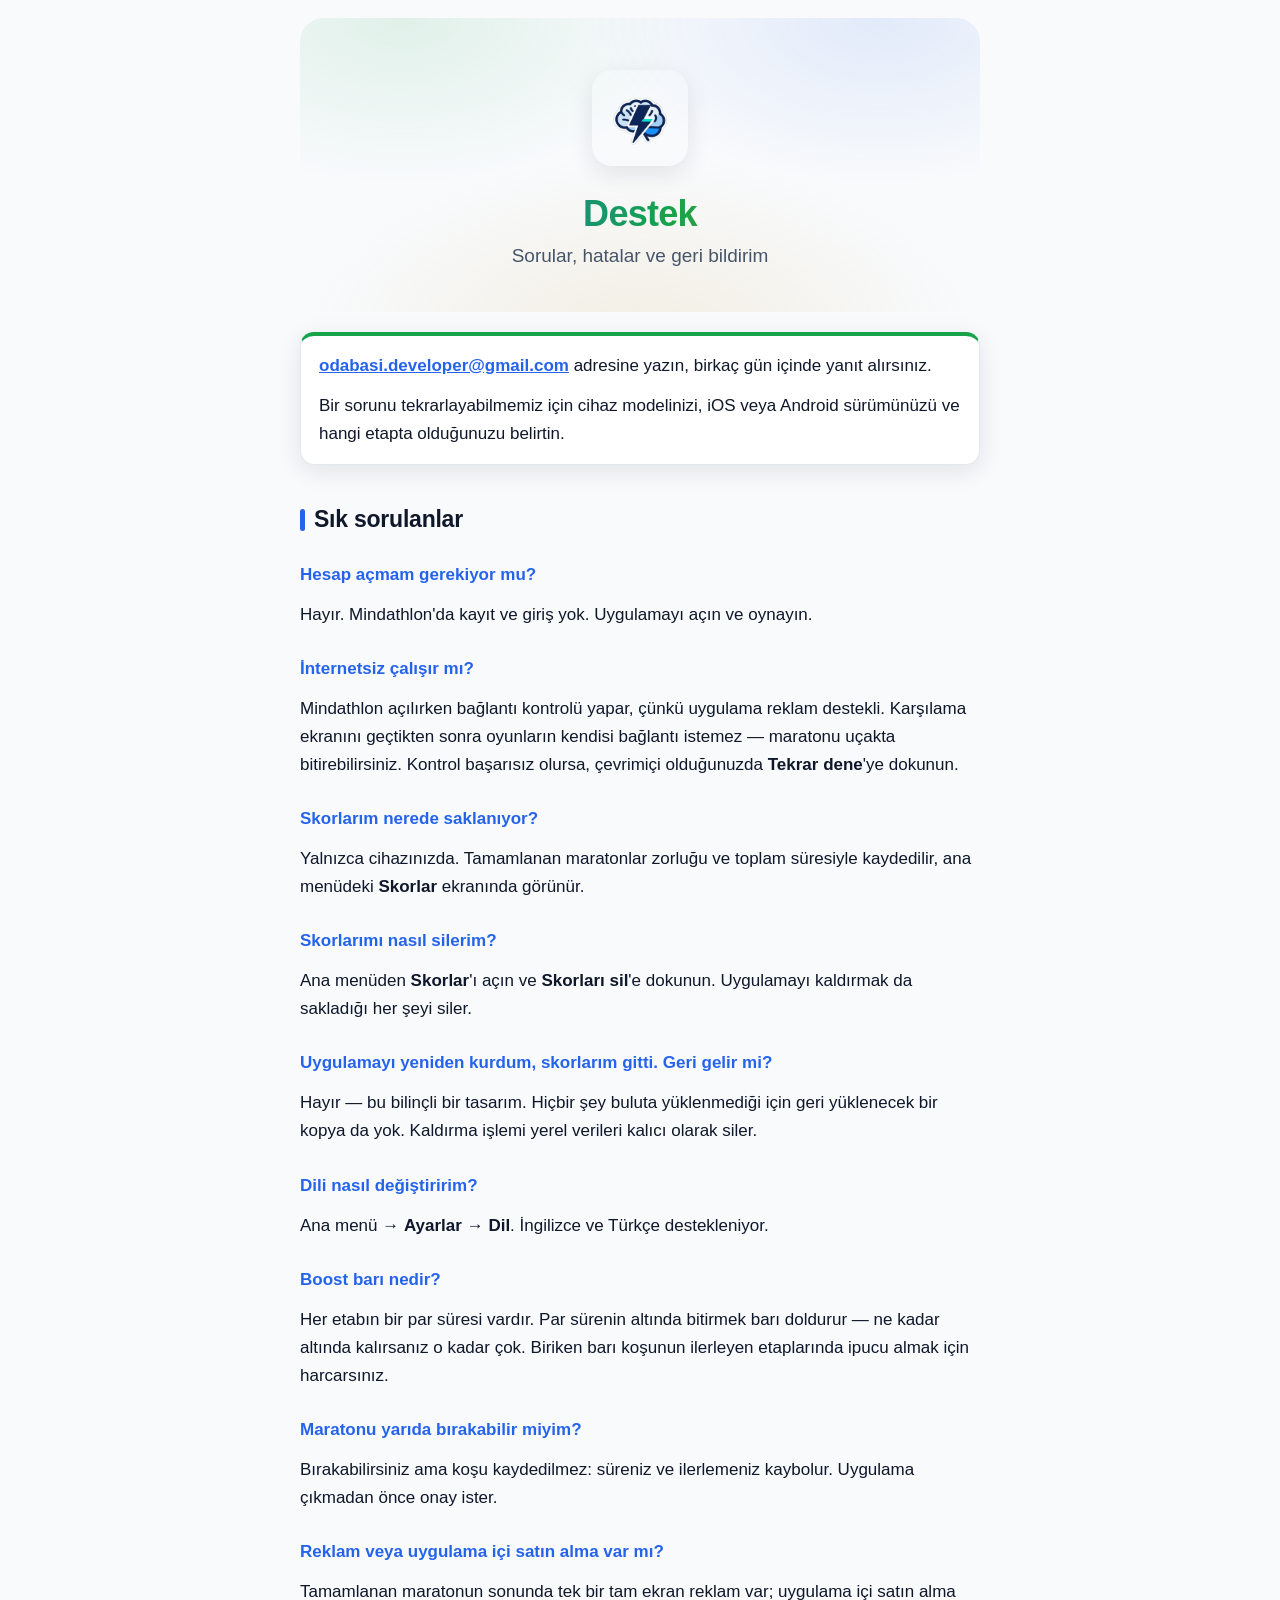
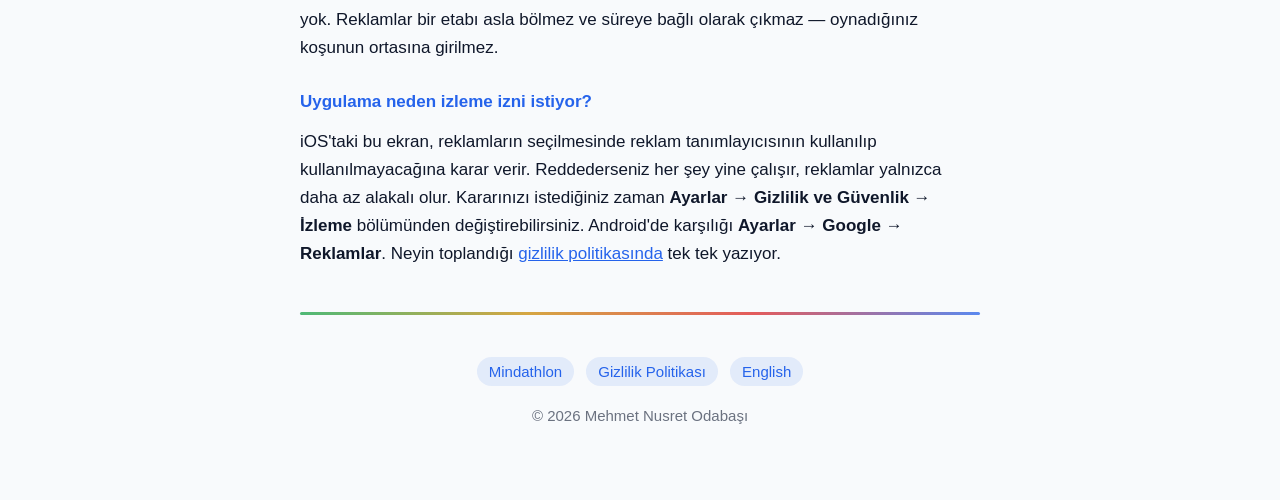
<file: tr/support/index.html>
<!DOCTYPE html>
<html lang="tr">
<head>
<meta charset="utf-8">
<meta name="viewport" content="width=device-width, initial-scale=1">
<title>Mindathlon — Destek</title>
<meta name="description" content="Mindathlon için yardım ve iletişim.">
<link rel="icon" href="../../assets/logo.png">
<link rel="stylesheet" href="../../assets/style.css">
<link rel="alternate" hreflang="en" href="https://nodabasi.github.io/mindathlon/support/">
<link rel="alternate" hreflang="tr" href="https://nodabasi.github.io/mindathlon/tr/support/">
</head>
<body>
<div class="wrap">

<header>
  <img src="../../assets/logo.png" alt="Mindathlon">
  <h1>Destek</h1>
  <p class="tagline">Sorular, hatalar ve geri bildirim</p>
</header>

<div class="contact">
  <p><a href="mailto:odabasi.developer@gmail.com">odabasi.developer@gmail.com</a> adresine
  yazın, birkaç gün içinde yanıt alırsınız.</p>
  <p>Bir sorunu tekrarlayabilmemiz için cihaz modelinizi, iOS veya Android sürümünüzü ve
  hangi etapta olduğunuzu belirtin.</p>
</div>

<h2>Sık sorulanlar</h2>

<h3>Hesap açmam gerekiyor mu?</h3>
<p>Hayır. Mindathlon'da kayıt ve giriş yok. Uygulamayı açın ve oynayın.</p>

<h3>İnternetsiz çalışır mı?</h3>
<p>Mindathlon açılırken bağlantı kontrolü yapar, çünkü uygulama reklam destekli.
Karşılama ekranını geçtikten sonra oyunların kendisi bağlantı istemez — maratonu uçakta
bitirebilirsiniz. Kontrol başarısız olursa, çevrimiçi olduğunuzda <b>Tekrar dene</b>'ye
dokunun.</p>

<h3>Skorlarım nerede saklanıyor?</h3>
<p>Yalnızca cihazınızda. Tamamlanan maratonlar zorluğu ve toplam süresiyle kaydedilir,
ana menüdeki <b>Skorlar</b> ekranında görünür.</p>

<h3>Skorlarımı nasıl silerim?</h3>
<p>Ana menüden <b>Skorlar</b>'ı açın ve <b>Skorları sil</b>'e dokunun. Uygulamayı
kaldırmak da sakladığı her şeyi siler.</p>

<h3>Uygulamayı yeniden kurdum, skorlarım gitti. Geri gelir mi?</h3>
<p>Hayır — bu bilinçli bir tasarım. Hiçbir şey buluta yüklenmediği için geri
yüklenecek bir kopya da yok. Kaldırma işlemi yerel verileri kalıcı olarak siler.</p>

<h3>Dili nasıl değiştiririm?</h3>
<p>Ana menü → <b>Ayarlar</b> → <b>Dil</b>. İngilizce ve Türkçe destekleniyor.</p>

<h3>Boost barı nedir?</h3>
<p>Her etabın bir par süresi vardır. Par sürenin altında bitirmek barı doldurur — ne
kadar altında kalırsanız o kadar çok. Biriken barı koşunun ilerleyen etaplarında ipucu
almak için harcarsınız.</p>

<h3>Maratonu yarıda bırakabilir miyim?</h3>
<p>Bırakabilirsiniz ama koşu kaydedilmez: süreniz ve ilerlemeniz kaybolur. Uygulama
çıkmadan önce onay ister.</p>

<h3>Reklam veya uygulama içi satın alma var mı?</h3>
<p>Tamamlanan maratonun sonunda tek bir tam ekran reklam var; uygulama içi satın alma
yok. Reklamlar bir etabı asla bölmez ve süreye bağlı olarak çıkmaz — oynadığınız koşunun
ortasına girilmez.</p>

<h3>Uygulama neden izleme izni istiyor?</h3>
<p>iOS'taki bu ekran, reklamların seçilmesinde reklam tanımlayıcısının kullanılıp
kullanılmayacağına karar verir. Reddederseniz her şey yine çalışır, reklamlar yalnızca
daha az alakalı olur. Kararınızı istediğiniz zaman <b>Ayarlar → Gizlilik ve Güvenlik →
İzleme</b> bölümünden değiştirebilirsiniz. Android'de karşılığı <b>Ayarlar → Google →
Reklamlar</b>. Neyin toplandığı <a href="../privacy/">gizlilik politikasında</a> tek tek
yazıyor.</p>

<hr>
<footer>
  <a href="../">Mindathlon</a>
  <a href="../privacy/">Gizlilik Politikası</a>
  <a href="../../support/" hreflang="en">English</a>
  <div class="copyright">© 2026 Mehmet Nusret Odabaşı</div>
</footer>

</div>
</body>
</html>
</file>
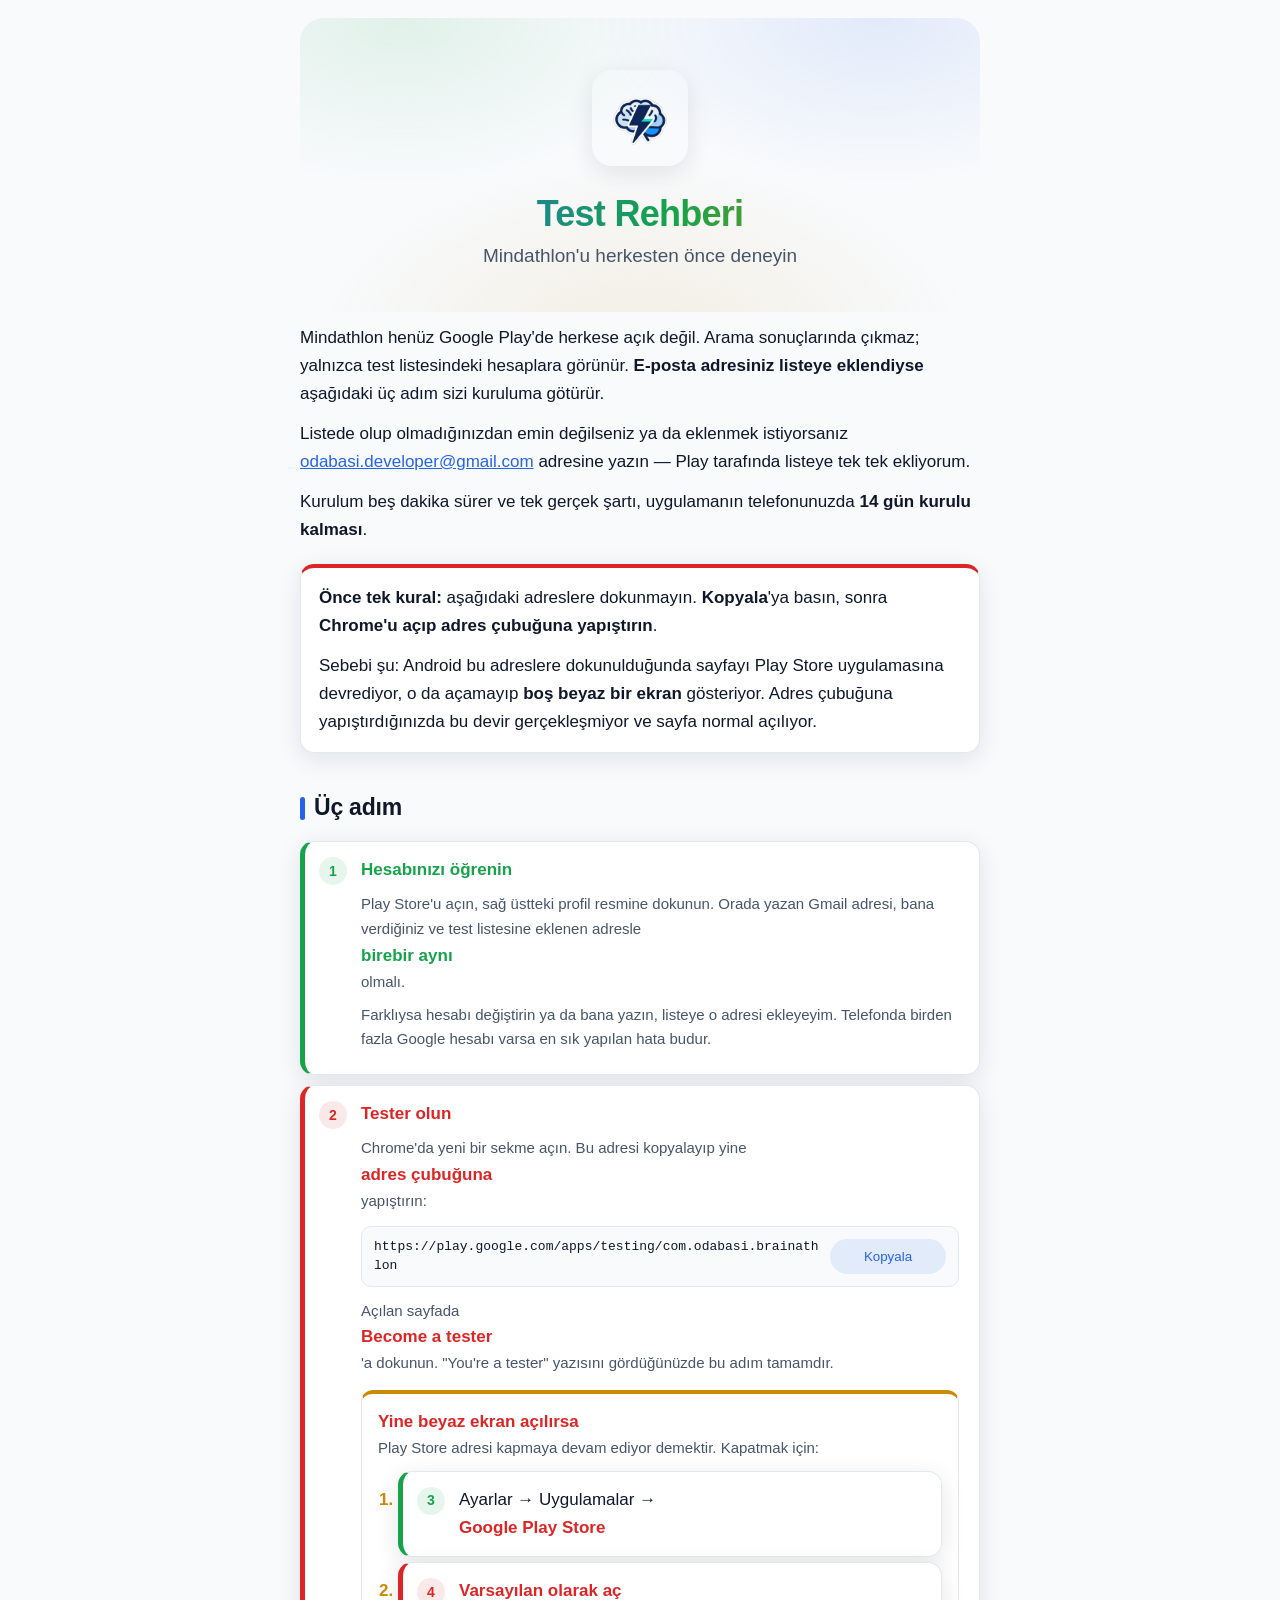
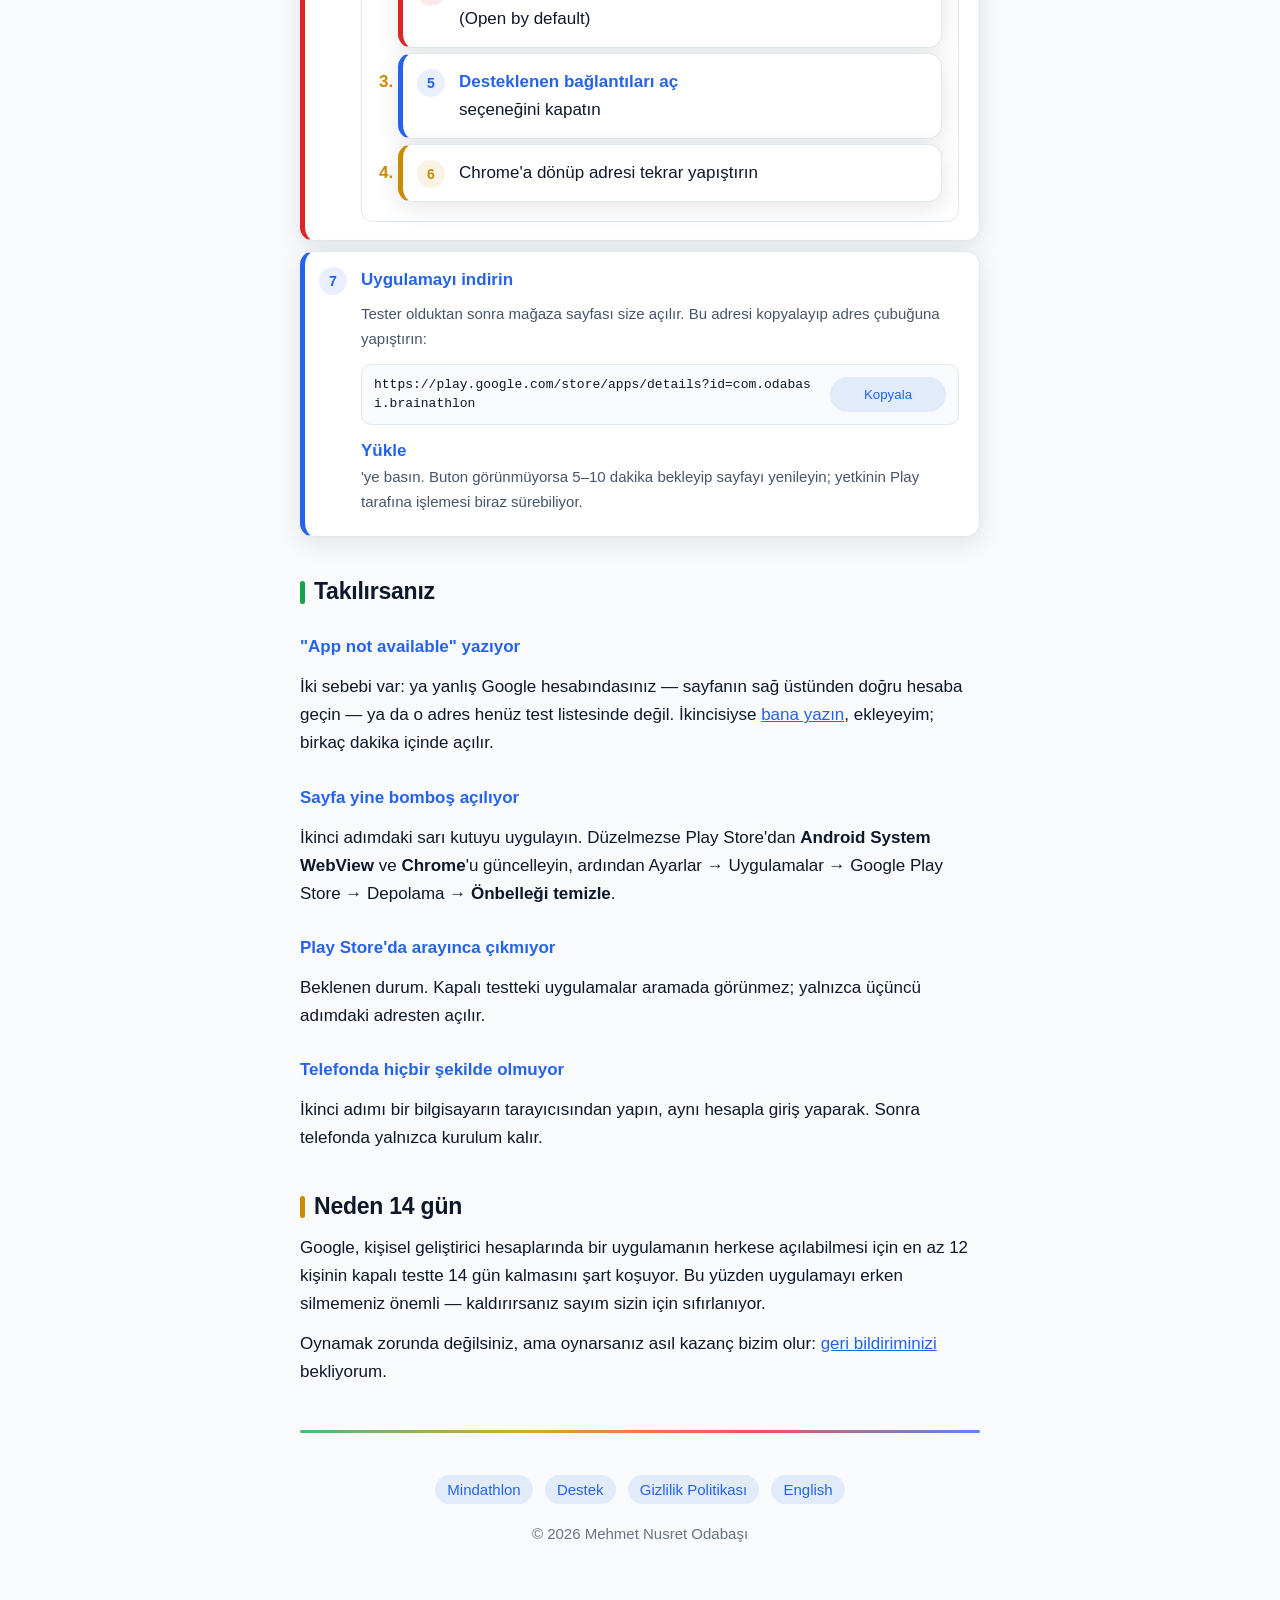
<file: tr/test/index.html>
<!DOCTYPE html>
<html lang="tr">
<head>
<meta charset="utf-8">
<meta name="viewport" content="width=device-width, initial-scale=1">
<title>Mindathlon — Test Rehberi</title>
<meta name="description" content="Mindathlon'un kapalı testine katılmak için üç adım: hesabınızı doğrulayın, tester olun, uygulamayı indirin.">
<link rel="icon" href="../../assets/logo.png">
<link rel="stylesheet" href="../../assets/style.css">
<link rel="alternate" hreflang="en" href="https://nodabasi.github.io/mindathlon/test/">
<link rel="alternate" hreflang="tr" href="https://nodabasi.github.io/mindathlon/tr/test/">
<style>
/* Sayfaya özel: kopyalanabilir adres satırı ve uyarı kutusu.
   Renkler ve kart görünümü paylaşılan stilden geliyor. */

.copybox {
  display: flex;
  flex-wrap: wrap;
  align-items: center;
  gap: 10px;
  margin: 12px 0;
  padding: 10px 12px;
  background: var(--ground);
  border: 1px solid var(--line);
  border-radius: 10px;
}

.copybox code {
  flex: 1 1 210px;
  font-family: ui-monospace, SFMono-Regular, Menlo, Consolas, monospace;
  font-size: 13px;
  line-height: 1.5;
  color: var(--ink);
  word-break: break-all;
  user-select: all;
}

.copybtn {
  flex: 0 0 auto;
  min-width: 116px;
  padding: 9px 14px;
  border: 1px solid transparent;
  border-radius: 999px;
  background: var(--blue-tint);
  color: var(--blue);
  font: 600 14px/1.2 inherit;
  cursor: pointer;
}

.copybtn:hover { border-color: var(--blue); }
.copybtn:focus-visible { outline: 2px solid var(--blue); outline-offset: 2px; }
.copybtn[data-done="1"] { background: var(--green-tint); color: var(--green); }

.notebox {
  margin: 20px 0;
  padding: 16px 18px;
  background: var(--card);
  border: 1px solid var(--line);
  border-top: 4px solid var(--red);
  border-radius: 14px;
  box-shadow: var(--shadow);
}

.warnbox {
  margin: 14px 0 4px;
  padding: 14px 16px;
  background: var(--card);
  border: 1px solid var(--line);
  border-top: 4px solid var(--yellow);
  border-radius: 12px;
}

.notebox p:first-child,
.warnbox p:first-child { margin-top: 0; }

.notebox p:last-child,
.warnbox ol:last-child { margin-bottom: 0; }

.warnbox ol { margin: 10px 0 0; padding-left: 20px; }
.warnbox ol li { margin: 5px 0; }
.warnbox ol li::marker { color: var(--yellow); font-weight: 700; }

/* Adım kartlarının içinde başlıktan sonra gelen açıklama metni */
.games p { margin: 8px 0; font-size: 15px; color: var(--ink-soft); }
.games p b, .games p strong { color: var(--ink); }
</style>
</head>
<body>
<div class="wrap">

<header>
  <img src="../../assets/logo.png" alt="Mindathlon">
  <h1>Test Rehberi</h1>
  <p class="tagline">Mindathlon'u herkesten önce deneyin</p>
</header>

<p>Mindathlon henüz Google Play'de herkese açık değil. Arama sonuçlarında çıkmaz; yalnızca
test listesindeki hesaplara görünür. <b>E-posta adresiniz listeye eklendiyse</b> aşağıdaki
üç adım sizi kuruluma götürür.</p>

<p>Listede olup olmadığınızdan emin değilseniz ya da eklenmek istiyorsanız
<a href="mailto:odabasi.developer@gmail.com">odabasi.developer@gmail.com</a> adresine
yazın — Play tarafında listeye tek tek ekliyorum.</p>

<p>Kurulum beş dakika sürer ve tek gerçek şartı, uygulamanın telefonunuzda
<b>14 gün kurulu kalması</b>.</p>

<div class="notebox">
  <p><b>Önce tek kural:</b> aşağıdaki adreslere dokunmayın. <b>Kopyala</b>'ya basın,
  sonra <b>Chrome'u açıp adres çubuğuna yapıştırın</b>.</p>
  <p>Sebebi şu: Android bu adreslere dokunulduğunda sayfayı Play Store uygulamasına
  devrediyor, o da açamayıp <b>boş beyaz bir ekran</b> gösteriyor. Adres çubuğuna
  yapıştırdığınızda bu devir gerçekleşmiyor ve sayfa normal açılıyor.</p>
</div>

<h2>Üç adım</h2>

<ul class="games">

  <li>
    <b>Hesabınızı öğrenin</b>
    <p>Play Store'u açın, sağ üstteki profil resmine dokunun. Orada yazan Gmail adresi,
    bana verdiğiniz ve test listesine eklenen adresle <b>birebir aynı</b> olmalı.</p>
    <p>Farklıysa hesabı değiştirin ya da bana yazın, listeye o adresi ekleyeyim. Telefonda
    birden fazla Google hesabı varsa en sık yapılan hata budur.</p>
  </li>

  <li>
    <b>Tester olun</b>
    <p>Chrome'da yeni bir sekme açın. Bu adresi kopyalayıp yine <b>adres çubuğuna</b>
    yapıştırın:</p>
    <div class="copybox">
      <code id="url-optin">https://play.google.com/apps/testing/com.odabasi.brainathlon</code>
      <button class="copybtn" type="button" data-target="url-optin">Kopyala</button>
    </div>
    <p>Açılan sayfada <b>Become a tester</b>'a dokunun. "You're a tester" yazısını
    gördüğünüzde bu adım tamamdır.</p>
    <div class="warnbox">
      <p><b>Yine beyaz ekran açılırsa</b> Play Store adresi kapmaya devam ediyor
      demektir. Kapatmak için:</p>
      <ol>
        <li>Ayarlar → Uygulamalar → <b>Google Play Store</b></li>
        <li><b>Varsayılan olarak aç</b> (Open by default)</li>
        <li><b>Desteklenen bağlantıları aç</b> seçeneğini kapatın</li>
        <li>Chrome'a dönüp adresi tekrar yapıştırın</li>
      </ol>
    </div>
  </li>

  <li>
    <b>Uygulamayı indirin</b>
    <p>Tester olduktan sonra mağaza sayfası size açılır. Bu adresi kopyalayıp adres
    çubuğuna yapıştırın:</p>
    <div class="copybox">
      <code id="url-store">https://play.google.com/store/apps/details?id=com.odabasi.brainathlon</code>
      <button class="copybtn" type="button" data-target="url-store">Kopyala</button>
    </div>
    <p><b>Yükle</b>'ye basın. Buton görünmüyorsa 5–10 dakika bekleyip sayfayı yenileyin;
    yetkinin Play tarafına işlemesi biraz sürebiliyor.</p>
  </li>

</ul>

<h2>Takılırsanız</h2>

<h3>"App not available" yazıyor</h3>
<p>İki sebebi var: ya yanlış Google hesabındasınız — sayfanın sağ üstünden doğru hesaba
geçin — ya da o adres henüz test listesinde değil. İkincisiyse
<a href="mailto:odabasi.developer@gmail.com">bana yazın</a>, ekleyeyim; birkaç dakika
içinde açılır.</p>

<h3>Sayfa yine bomboş açılıyor</h3>
<p>İkinci adımdaki sarı kutuyu uygulayın. Düzelmezse Play Store'dan <b>Android System
WebView</b> ve <b>Chrome</b>'u güncelleyin, ardından Ayarlar → Uygulamalar → Google Play
Store → Depolama → <b>Önbelleği temizle</b>.</p>

<h3>Play Store'da arayınca çıkmıyor</h3>
<p>Beklenen durum. Kapalı testteki uygulamalar aramada görünmez; yalnızca üçüncü
adımdaki adresten açılır.</p>

<h3>Telefonda hiçbir şekilde olmuyor</h3>
<p>İkinci adımı bir bilgisayarın tarayıcısından yapın, aynı hesapla giriş yaparak. Sonra
telefonda yalnızca kurulum kalır.</p>

<h2>Neden 14 gün</h2>
<p>Google, kişisel geliştirici hesaplarında bir uygulamanın herkese açılabilmesi için en
az 12 kişinin kapalı testte 14 gün kalmasını şart koşuyor. Bu yüzden uygulamayı erken
silmemeniz önemli — kaldırırsanız sayım sizin için sıfırlanıyor.</p>

<p>Oynamak zorunda değilsiniz, ama oynarsanız asıl kazanç bizim olur:
<a href="../support/">geri bildiriminizi</a> bekliyorum.</p>

<hr>
<footer>
  <a href="../">Mindathlon</a>
  <a href="../support/">Destek</a>
  <a href="../privacy/">Gizlilik Politikası</a>
  <a href="../../test/" hreflang="en">English</a>
  <div class="copyright">© 2026 Mehmet Nusret Odabaşı</div>
</footer>

</div>

<script>
document.querySelectorAll(".copybtn").forEach(function (btn) {
  btn.addEventListener("click", function () {
    var node = document.getElementById(btn.dataset.target);
    var text = node.textContent.trim();

    function done() {
      btn.textContent = "Kopyalandı";
      btn.dataset.done = "1";
      setTimeout(function () {
        btn.textContent = "Kopyala";
        btn.dataset.done = "0";
      }, 1800);
    }

    function selectFallback() {
      try {
        var range = document.createRange();
        range.selectNodeContents(node);
        var sel = window.getSelection();
        sel.removeAllRanges();
        sel.addRange(range);
        if (document.execCommand("copy")) { done(); return; }
      } catch (e) { /* metin seçili kaldı, elle kopyalanabilir */ }
      btn.textContent = "Elle kopyalayın";
      setTimeout(function () { btn.textContent = "Kopyala"; }, 2400);
    }

    if (navigator.clipboard && navigator.clipboard.writeText) {
      navigator.clipboard.writeText(text).then(done, selectFallback);
    } else {
      selectFallback();
    }
  });
});
</script>

</body>
</html>
</file>
<file: assets/style.css>
/* Shared stylesheet for every page. Palette mirrors the app: slate ink on a
   near-white ground, with the four game colours (green, red, yellow, blue)
   carried through headings, cards and bullets as accents.

   Mobile first: the base rules target a phone, and the only media queries widen
   things for larger screens or adapt to a dark colour scheme. */

:root {
  --ink: #0f172a;
  --ink-soft: #475569;
  --ink-faint: #6b7280;
  --ground: #f8fafc;
  --card: #ffffff;
  --line: #e2e8f0;

  --green: #16a34a;
  --red: #dc2626;
  --yellow: #ca8a04;
  --blue: #2563eb;

  /* Same four hues at low alpha, for card and badge fills. */
  --green-tint: #16a34a1a;
  --red-tint: #dc26261a;
  --yellow-tint: #ca8a041a;
  --blue-tint: #2563eb1a;

  --shadow: 0 6px 24px rgb(15 23 42 / 0.10);
}

@media (prefers-color-scheme: dark) {
  :root {
    --ink: #f1f5f9;
    --ink-soft: #cbd5e1;
    --ink-faint: #94a3b8;
    --ground: #0b1220;
    --card: #172033;
    --line: #334155;

    --green: #4ade80;
    --red: #f87171;
    --yellow: #fde047;
    --blue: #60a5fa;

    --green-tint: #4ade8024;
    --red-tint: #f8717124;
    --yellow-tint: #fde04724;
    --blue-tint: #60a5fa24;

    --shadow: 0 6px 24px rgb(0 0 0 / 0.35);
  }
}

* { box-sizing: border-box; }

body {
  margin: 0;
  padding: 0 18px 64px;
  background: var(--ground);
  color: var(--ink);
  font: 17px/1.65 -apple-system, BlinkMacSystemFont, "Segoe UI", Roboto, Helvetica, Arial, sans-serif;
  -webkit-text-size-adjust: 100%;
  overflow-wrap: break-word;
}

img { max-width: 100%; }

.wrap { max-width: 680px; margin: 0 auto; }

/* Header — a tinted band carrying all four game colours */

header {
  position: relative;
  margin: 18px 0 8px;
  padding: 40px 20px 32px;
  text-align: center;
  border-radius: 24px;
  background:
    radial-gradient(60% 80% at 15% 0%, var(--green-tint), transparent 70%),
    radial-gradient(60% 80% at 85% 0%, var(--blue-tint), transparent 70%),
    radial-gradient(70% 90% at 50% 110%, var(--yellow-tint), transparent 70%);
}

header img {
  width: 84px;
  height: 84px;
  border-radius: 20px;
  box-shadow: var(--shadow);
}

h1 {
  margin: 18px 0 6px;
  font-size: clamp(28px, 8vw, 36px);
  line-height: 1.15;
  letter-spacing: -0.02em;
  background: linear-gradient(100deg, var(--blue), var(--green) 55%, var(--yellow));
  -webkit-background-clip: text;
  background-clip: text;
  color: transparent;
}

.tagline {
  margin: 0;
  color: var(--ink-soft);
  font-size: clamp(16px, 4.4vw, 19px);
}

/* Section headings — a coloured bar that cycles through the four hues */

h2 {
  position: relative;
  margin: 40px 0 12px;
  padding-left: 14px;
  font-size: clamp(20px, 5.4vw, 23px);
  line-height: 1.3;
  letter-spacing: -0.01em;
}

h2::before {
  content: "";
  position: absolute;
  left: 0;
  top: 0.16em;
  bottom: 0.16em;
  width: 5px;
  border-radius: 3px;
  background: var(--blue);
}

h2:nth-of-type(4n + 2)::before { background: var(--green); }
h2:nth-of-type(4n + 3)::before { background: var(--yellow); }
h2:nth-of-type(4n + 4)::before { background: var(--red); }

h3 {
  margin: 26px 0 4px;
  font-size: 17px;
  color: var(--blue);
}

p { margin: 12px 0; }

a { color: var(--blue); }

hr {
  margin: 44px 0 0;
  border: 0;
  height: 3px;
  border-radius: 2px;
  background: linear-gradient(90deg, var(--green), var(--yellow), var(--red), var(--blue));
  opacity: 0.75;
}

/* Stage list on the landing page — numbered badge in each game's own colour */

.games {
  list-style: none;
  margin: 18px 0;
  padding: 0;
  counter-reset: stage;
}

.games li {
  position: relative;
  counter-increment: stage;
  background: var(--card);
  border: 1px solid var(--line);
  border-left: 5px solid var(--blue);
  border-radius: 14px;
  padding: 14px 16px 14px 56px;
  margin-bottom: 10px;
  box-shadow: var(--shadow);
}

.games li::before {
  content: counter(stage);
  position: absolute;
  left: 14px;
  top: 15px;
  width: 28px;
  height: 28px;
  border-radius: 50%;
  display: grid;
  place-items: center;
  font-size: 14px;
  font-weight: 700;
  color: var(--blue);
  background: var(--blue-tint);
}

.games b { display: block; font-size: 17px; }

.games span { color: var(--ink-soft); font-size: 15px; }

.games li:nth-child(1) { border-left-color: var(--green); }
.games li:nth-child(1) b { color: var(--green); }
.games li:nth-child(1)::before { color: var(--green); background: var(--green-tint); }

.games li:nth-child(2) { border-left-color: var(--red); }
.games li:nth-child(2) b { color: var(--red); }
.games li:nth-child(2)::before { color: var(--red); background: var(--red-tint); }

.games li:nth-child(3) { border-left-color: var(--blue); }
.games li:nth-child(3) b { color: var(--blue); }

.games li:nth-child(4) { border-left-color: var(--yellow); }
.games li:nth-child(4) b { color: var(--yellow); }
.games li:nth-child(4)::before { color: var(--yellow); background: var(--yellow-tint); }

.games li:nth-child(5) { border-left-color: var(--green); }
.games li:nth-child(5) b { color: var(--green); }
.games li:nth-child(5)::before { color: var(--green); background: var(--green-tint); }

.games li:nth-child(6) { border-left-color: var(--blue); }
.games li:nth-child(6) b { color: var(--blue); }

/* Plain bullet lists — coloured markers, cycling */

ul.plain { padding-left: 22px; }

ul.plain li { margin: 7px 0; }

ul.plain li::marker { color: var(--blue); font-size: 1.1em; }
ul.plain li:nth-child(4n + 1)::marker { color: var(--green); }
ul.plain li:nth-child(4n + 2)::marker { color: var(--yellow); }
ul.plain li:nth-child(4n + 3)::marker { color: var(--red); }

/* Contact box */

.contact {
  background: var(--card);
  border: 1px solid var(--line);
  border-top: 4px solid var(--green);
  border-radius: 14px;
  padding: 16px 18px;
  margin: 20px 0;
  box-shadow: var(--shadow);
}

.contact p:first-child { margin-top: 0; }
.contact p:last-child { margin-bottom: 0; }
.contact a { font-weight: 600; }

/* Effective-date line under a policy heading */

.meta {
  display: inline-block;
  margin: 6px 0 0;
  padding: 5px 12px;
  border-radius: 999px;
  background: var(--blue-tint);
  color: var(--ink-soft);
  font-size: 14px;
  line-height: 1.5;
}

/* Footer */

footer {
  margin-top: 22px;
  padding-top: 18px;
  color: var(--ink-faint);
  font-size: 15px;
  line-height: 2.2;
  text-align: center;
}

footer a {
  margin: 0 4px;
  padding: 6px 12px;
  border-radius: 999px;
  background: var(--blue-tint);
  color: var(--blue);
  text-decoration: none;
  white-space: nowrap;
}

footer a:hover { text-decoration: underline; }

footer .copyright { margin-top: 16px; line-height: 1.6; }

/* Wider screens */

@media (min-width: 560px) {
  body { padding: 0 24px 72px; }
  header { padding: 52px 24px 40px; }
  header img { width: 96px; height: 96px; }
  .games li { padding-right: 20px; }
}
</file>
